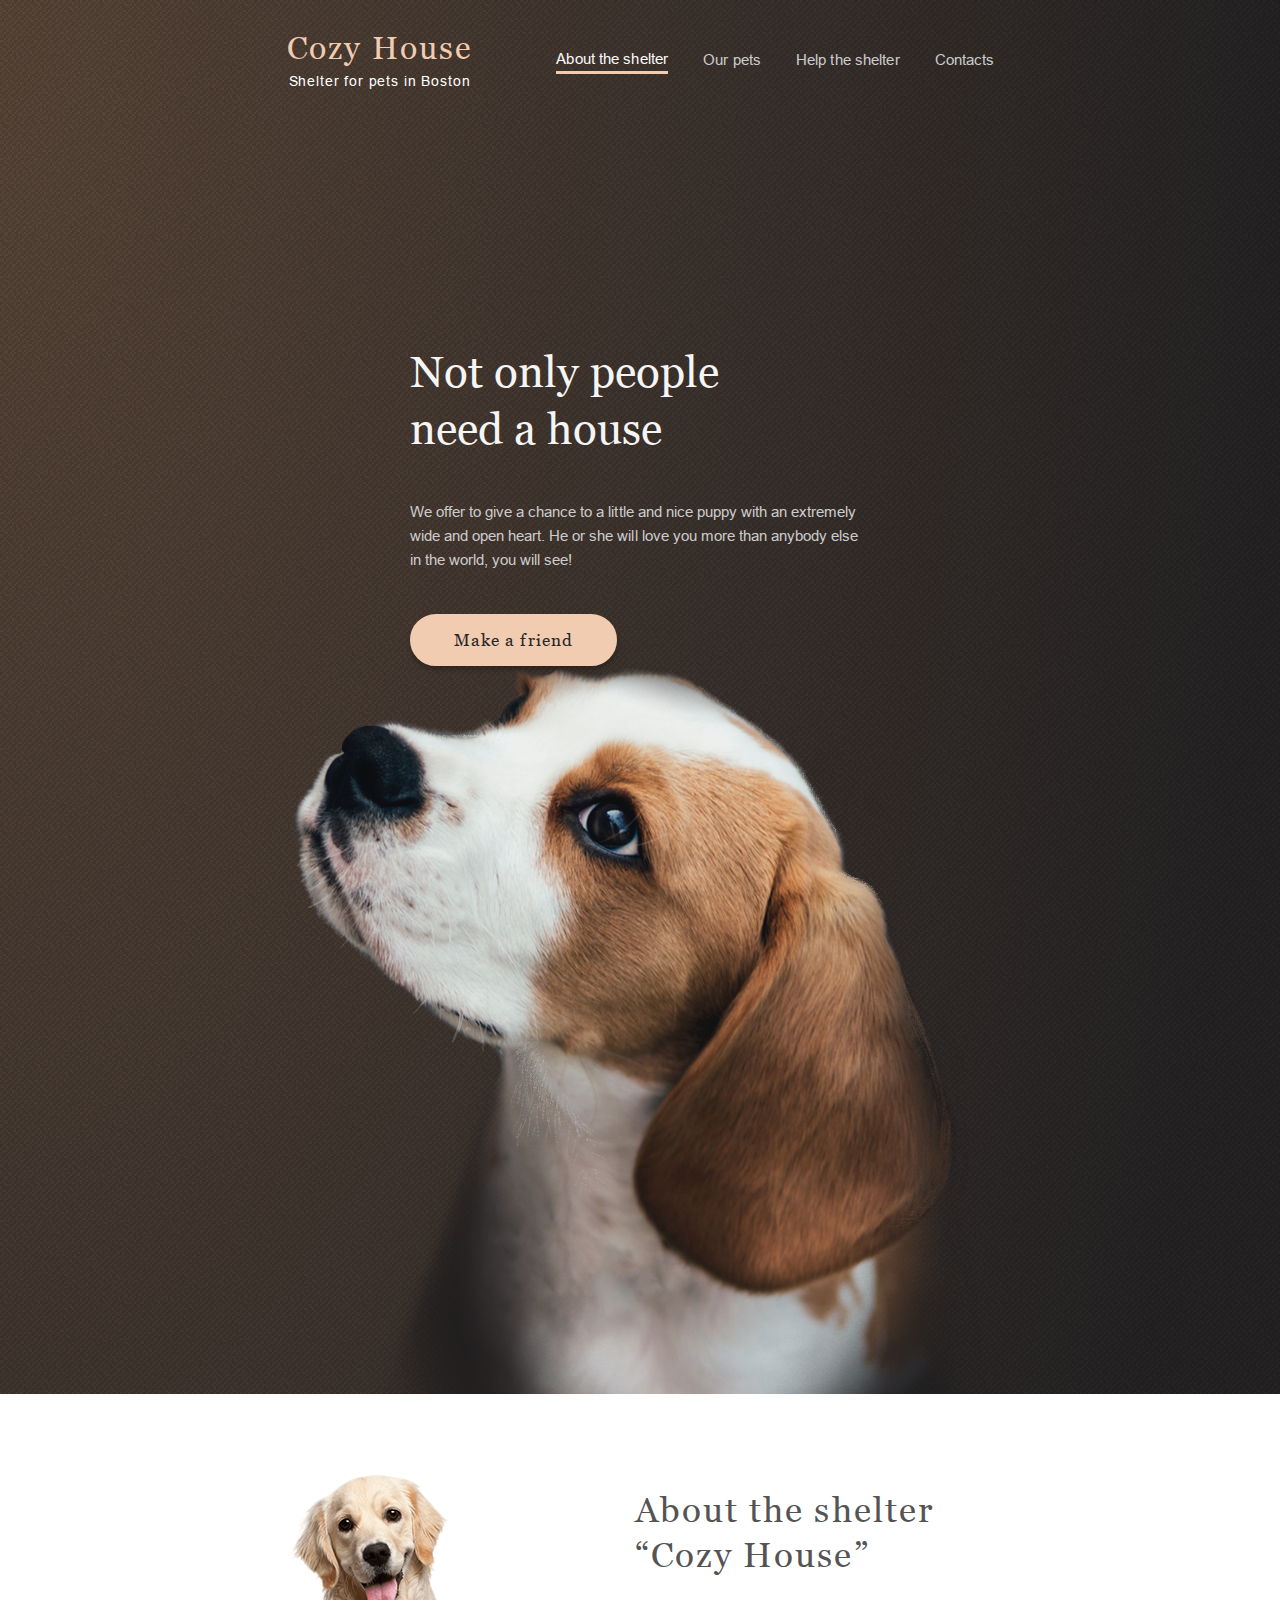
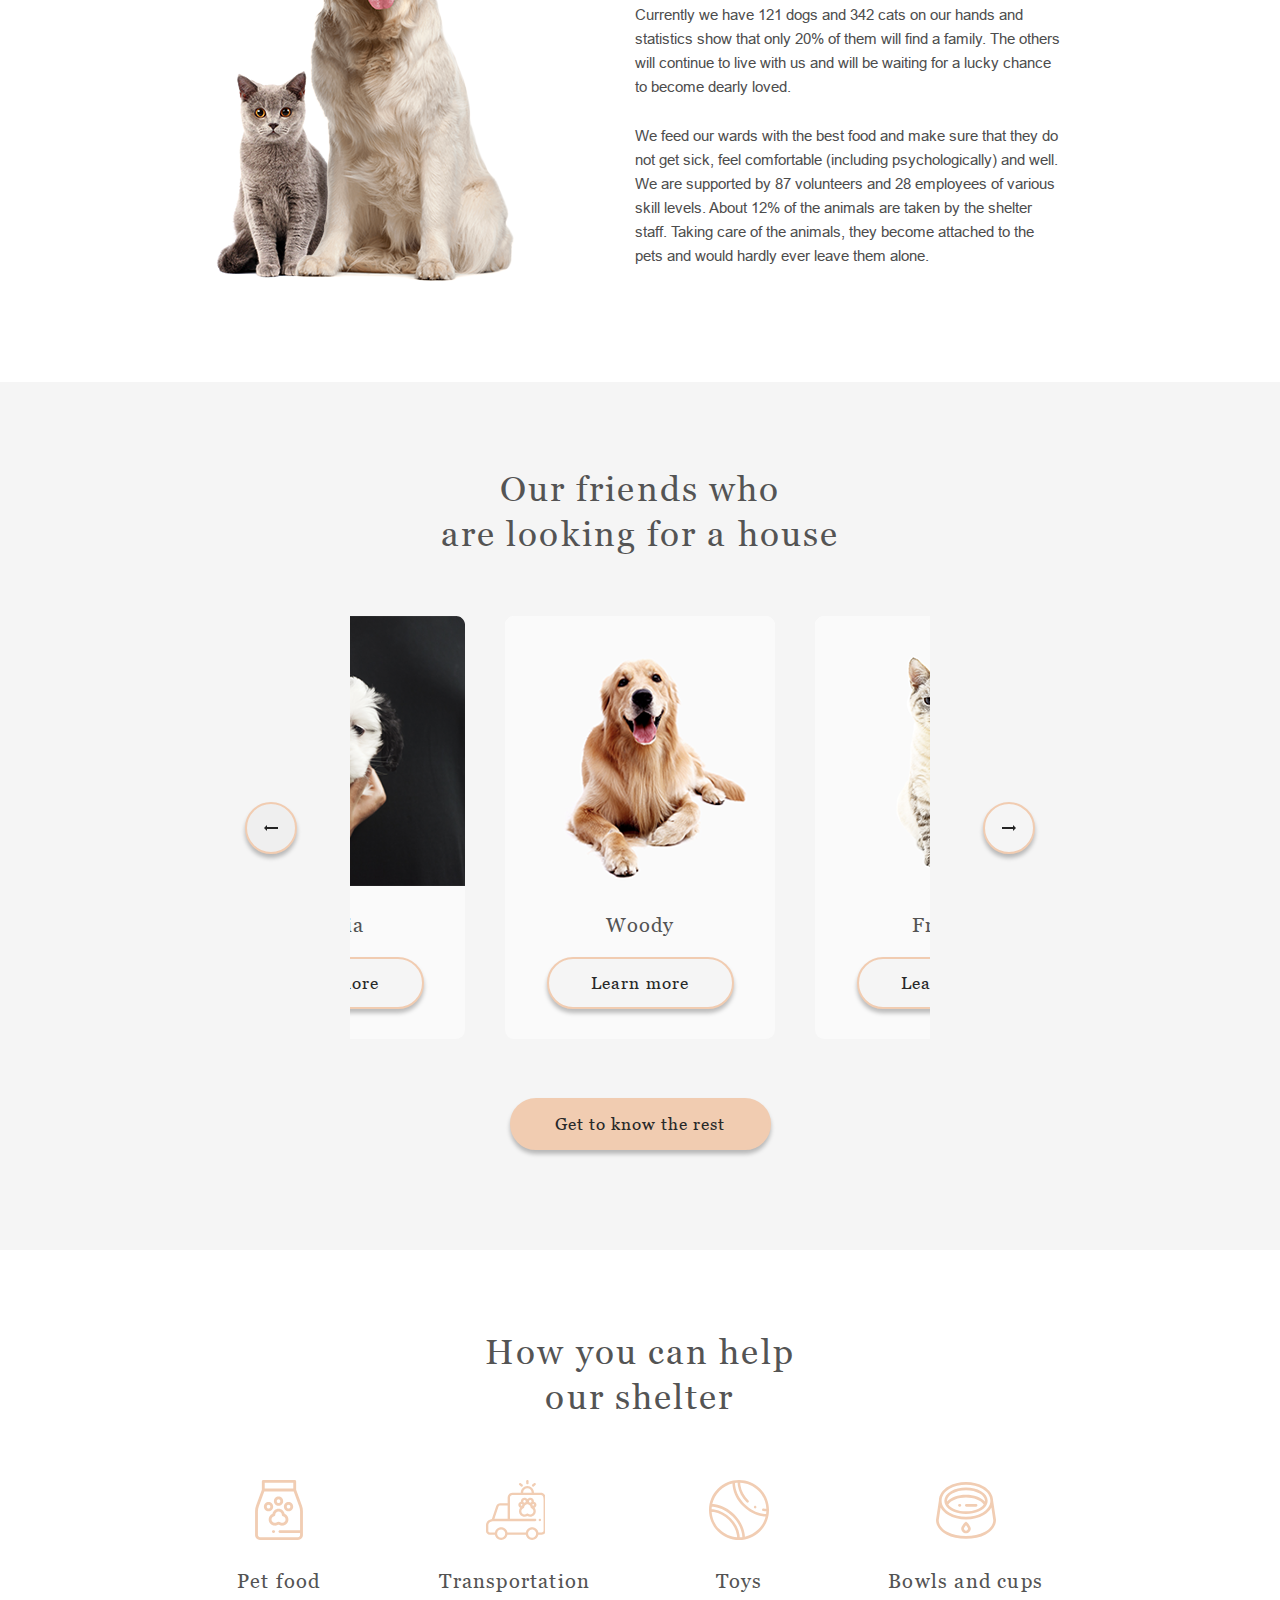
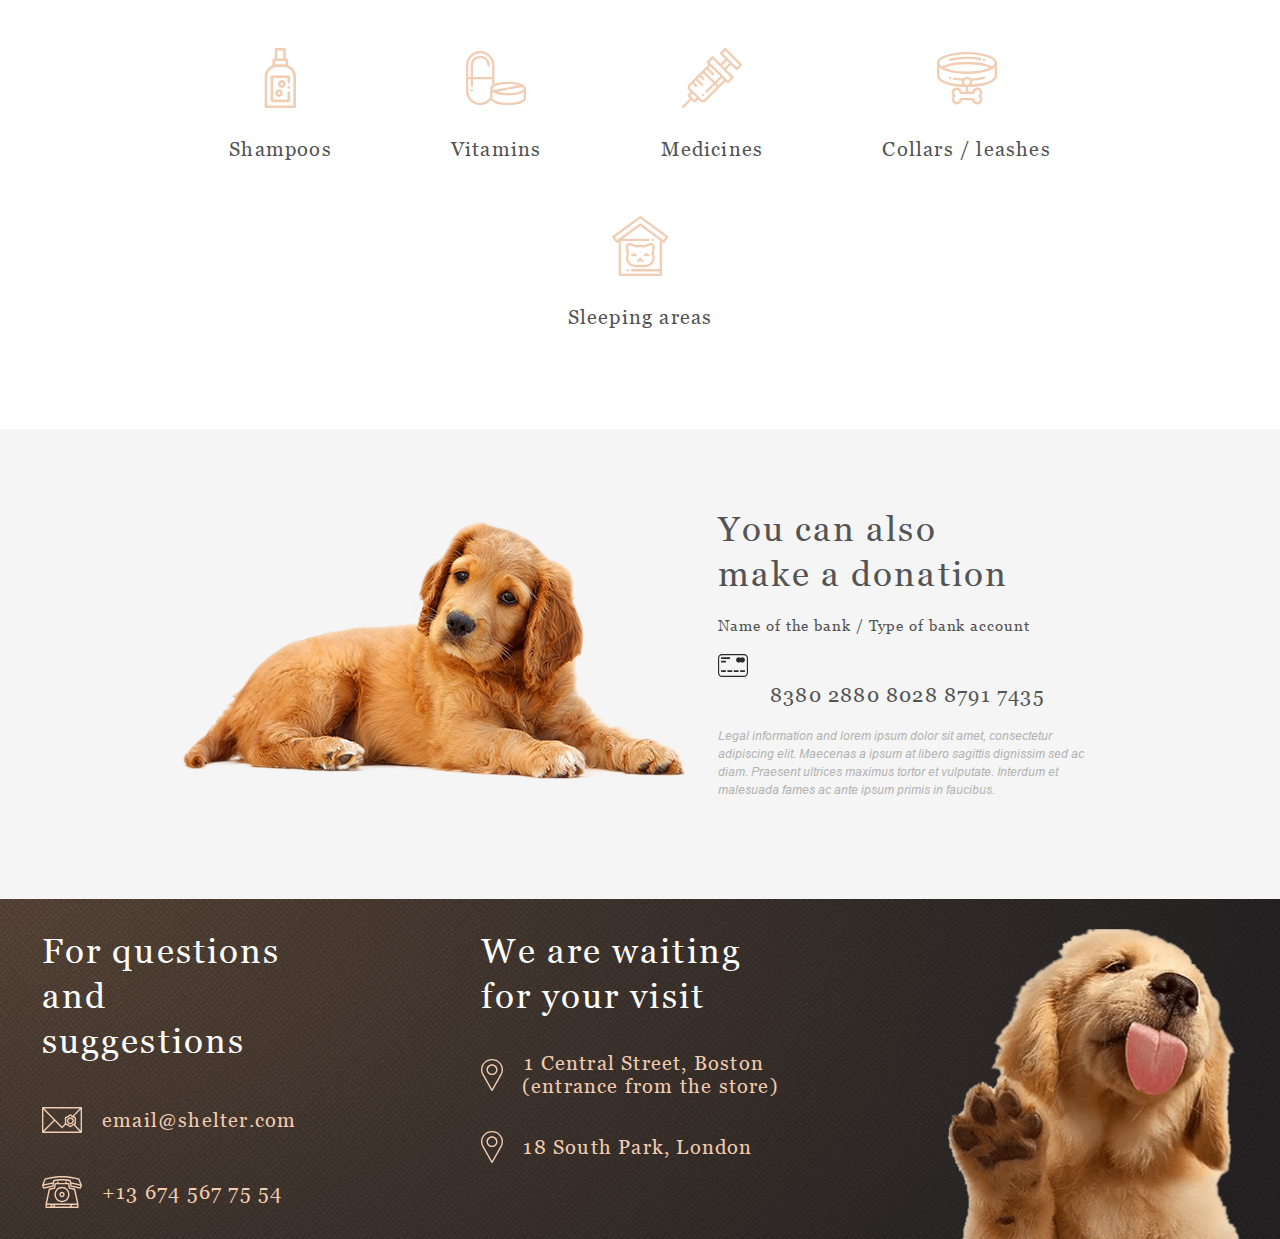
<file: main/index.html>
<!DOCTYPE html>
<html lang="en">
    <head>
        <meta charset="UTF-8" />
        <meta http-equiv="X-UA-Compatible" content="IE=edge" />
        <meta name="viewport" content="width=device-width, initial-scale=1.0" />
        <title>About the shelter</title>
        <link rel="stylesheet" href="style.css" />
        <link rel="icon" href="../assets/icons/paw.ico">
    </head>
    <body>
        <header class="header">
            <div class="blackout"></div>
            <div class="wrapper">
                <div class="header__wrapper header__wrapper--flex-row">
                    
                    <div class="header__logo">
                        <a href="../main/index.html" class="header__link">
                            <h1 class="header__title">Cozy House</h1>
                            <h3 class="header__subtitle">
                                Shelter for pets in Boston
                            </h3>
                        </a>
                    </div>
                    <nav class="header__nav">
                        <ul class="header__list header__list--flex-row-none">
                            <li class="header__item header__item--active">
                                <a href="#" class="header__link"
                                    >About the shelter</a
                                >
                            </li>
                            <li class="header__item">
                                <a
                                    href="../pets/index.html"
                                    class="header__link"
                                    >Our pets</a
                                >
                            </li>
                            <li class="header__item">
                                <a href="#help" class="header__link"
                                    >Help the shelter</a
                                >
                            </li>
                            <li class="header__item">
                                <a href="#footer" class="header__link"
                                    >Contacts</a
                                >
                            </li>
                        </ul>
                    </nav>
                    <div class="header__burger burger burger--close">
                        <div class="burger__line"></div>
                        <div class="burger__line"></div>
                        <div class="burger__line"></div>
                    </div>

                    <div class="header__mobile mobile">
                        <div class="mobile__logo">
                            <a href="../main/index.html" class="mobile__link">
                                <h1 class="mobile__title">Cozy House</h1>
                                <h3 class="mobile__subtitle">
                                    Shelter for pets in Boston
                                </h3>
                            </a>
                        </div>
                        <nav class="mobile__nav">
                            <ul class="mobile__list mobile__list--flex-row-none">
                                <li class="mobile__item mobile__item--active">
                                    <a href="#" class="mobile__link"
                                        >About the shelter</a
                                    >
                                </li>
                                <li class="mobile__item">
                                    <a
                                        href="../pets/index.html"
                                        class="mobile__link"
                                        >Our pets</a
                                    >
                                </li>
                                <li class="mobile__item">
                                    <a href="#help" class="mobile__link"
                                        >Help the shelter</a
                                    >
                                </li>
                                <li class="mobile__item">
                                    <a href="#footer" class="mobile__link"
                                        >Contacts</a
                                    >
                                </li>
                            </ul>
                        </nav>
                    </div>
                </div>
            </div>
        </header>
        <main class="main">
            <section class="start-screen">
                <div class="wrapper">
                    <div
                        class="start-screen__content start-screen__content-flex"
                    >
                        <div class="content">
                            <h2 class="start-screen__heading">
                                Not only people need a house
                            </h2>
                            <p class="start-screen__subheading">
                                We offer to give a chance to a little and nice
                                puppy with an extremely wide and open heart. He
                                or she will love you more than anybody else in
                                the world, you will see!
                            </p>
                            <a href="#pets" class="start-screen__link">
                                <button
                                    class="start-screen__button button--primary"
                                >
                                    Make a friend
                                </button>
                            </a>
                        </div>

                        <div class="start-screen__puppy">
                            
                        </div>
                    </div>
                </div>
            </section>

            <section class="about">
                <div class="wrapper">
                    <div class="about__content about__content--flex">
                        <div class="about__photo">
                        </div>
                        <div class="content__about">
                            <h3 class="about__heading">
                                About the shelter <br />“Cozy House”
                            </h3>
                            <p class="about__subheading">
                                Currently we have 121 dogs and 342 cats on our
                                hands and statistics show that only 20% of them
                                will find a family. The others will continue to
                                live with us and will be waiting for a lucky
                                chance to become dearly loved.
                            </p>
                            <p class="about__subheading">
                                We feed our wards with the best food and make
                                sure that they do not get sick, feel comfortable
                                (including psychologically) and well. We are
                                supported by 87 volunteers and 28 employees of
                                various skill levels. About 12% of the animals
                                are taken by the shelter staff. Taking care of
                                the animals, they become attached to the pets
                                and would hardly ever leave them alone.
                            </p>
                        </div>
                    </div>
                </div>
            </section>

            <section class="pets" id="pets">
                <div class="wrapper">
                    <div class="pets__content pets__content--flex">
                        <h3 class="pets__heading">
                            Our friends who <br />are looking for a house
                        </h3>
                        <div class="pets__slider pets__slider--flex">
                            <button
                                class="slider__button button__arrow--left"
                            ></button>



                            <div class="slider__wrapper">
                                <div class="pop-up"></div>
                                <div class="slider__bar">
                                    <div class="slider__item slider__item--left">
                                        <div class="slider__card card">
                                            <div class="card__photo">
                                                <img
                                                    src="../assets/images/pets/charly.png"
                                                    alt="Charly"
                                                    class="card__img"
                                                />
                                            </div>
                                            <p class="card__name">Charly</p>
                                            <button
                                                class="card__button button--secondary"
                                            >
                                                Learn more
                                            </button>
                                        </div>
                                        <div class="slider__card card">
                                            <div class="card__photo">
                                                <img
                                                    src="../assets/images/pets/scarlett.png"
                                                    alt="Scarlett"
                                                    class="card__img"
                                                />
                                            </div>
                                            <p class="card__name">Scarlett</p>
                                            <button
                                                class="card__button button--secondary"
                                            >
                                                Learn more
                                            </button>
                                        </div>
                                        <div class="slider__card card">
                                            <div class="card__photo">
                                                <img
                                                    src="../assets/images/pets/sophia.png"
                                                    alt="Sophia"
                                                    class="card__img"
                                                />
                                            </div>
                                            <p class="card__name">Sophia</p>
                                            <button
                                                class="card__button button--secondary"
                                            >
                                                Learn more
                                            </button>
                                        </div>
                                    </div>
                                    <div class="slider__item slider__item--active">
                                        <div class="slider__card card">
                                            <div class="card__photo">
                                                <img
                                                    src="../assets/images/pets/katrine.png"
                                                    alt="Katrine"
                                                    class="card__img"
                                                />
                                            </div>
                                            <p class="card__name">Katrine</p>
                                            <button
                                                class="card__button button--secondary"
                                            >
                                                Learn more
                                            </button>
                                        </div>
                                        <div class="slider__card card">
                                            <div class="card__photo">
                                                <img
                                                    src="../assets/images/pets/jennifer.png"
                                                    alt="Jennifer"
                                                    class="card__img"
                                                />
                                            </div>
                                            <p class="card__name">Jennifer</p>
                                            <button
                                                class="card__button button--secondary"
                                            >
                                                Learn more
                                            </button>
                                        </div>
                                        <div class="slider__card card">
                                            <div class="card__photo">
                                                <img
                                                    src="../assets/images/pets/woody.png"
                                                    alt="Woody"
                                                    class="card__img"
                                                />
                                            </div>
                                            <p class="card__name">Woody</p>
                                            <button
                                                class="card__button button--secondary"
                                            >
                                                Learn more
                                            </button>
                                        </div>
                                    </div>
                                    <div class="slider__item slider__item--right">
                                        <div class="slider__card card">
                                            <div class="card__photo">
                                                <img
                                                    src="../assets/images/pets/charly.png"
                                                    alt="Charly"
                                                    class="card__img"
                                                />
                                            </div>
                                            <p class="card__name">Charly</p>
                                            <button
                                                class="card__button button--secondary"
                                            >
                                                Learn more
                                            </button>
                                        </div>
                                        <div class="slider__card card">
                                            <div class="card__photo">
                                                <img
                                                    src="../assets/images/pets/scarlett.png"
                                                    alt="Scarlett"
                                                    class="card__img"
                                                />
                                            </div>
                                            <p class="card__name">Scarlett</p>
                                            <button
                                                class="card__button button--secondary"
                                            >
                                                Learn more
                                            </button>
                                        </div>
                                        <div class="slider__card card">
                                            <div class="card__photo">
                                                <img
                                                    src="../assets/images/pets/sophia.png"
                                                    alt="Sophia"
                                                    class="card__img"
                                                />
                                            </div>
                                            <p class="card__name">Sophia</p>
                                            <button
                                                class="card__button button--secondary"
                                            >
                                                Learn more
                                            </button>
                                        </div>
                                    </div>
                                    
                                </div>
                            </div>
                            

                            <button
                                class="slider__button button__arrow--right"
                            ></button>
                        </div>
                        <a href="../pets/index.html" class="slider__link">
                            <button class="pets__button button--primary">
                                Get to know the rest
                            </button>
                        </a>
                    </div>
                </div>
            </section>

            <section class="help" id="help">
                <div class="wrapper">
                    <h3 class="help__heading">
                        How you can help <br />our shelter
                    </h3>
                    <div class="help__list help__list--flex">
                        <div class="help__item help__item--flex">
                            <div class="help__icon pet-food"></div>
                            <h4 class="help__text">Pet food</h4>
                        </div>
                        <div class="help__item help__item--flex">
                            <div class="help__icon transportation"></div>
                            <h4 class="help__text">Transportation</h4>
                        </div>

                        <div class="help__item help__item--flex">
                            <div class="help__icon toys"></div>
                            <h4 class="help__text">Toys</h4>
                        </div>

                        <div class="help__item help__item--flex">
                            <div class="help__icon bowls-and-cups"></div>
                            <h4 class="help__text">Bowls and cups</h4>
                        </div>

                        <div class="help__item help__item--flex">
                            <div class="help__icon shampoos"></div>
                            <h4 class="help__text">Shampoos</h4>
                        </div>

                        <div class="help__item help__item--flex">
                            <div class="help__icon vitamins"></div>
                            <h4 class="help__text">Vitamins</h4>
                        </div>

                        <div class="help__item help__item--flex">
                            <div class="help__icon medicines"></div>
                            <h4 class="help__text">Medicines</h4>
                        </div>

                        <div class="help__item help__item--flex">
                            <div class="help__icon collars-leashes"></div>
                            <h4 class="help__text">Collars / leashes</h4>
                        </div>

                        <div class="help__item help__item--flex">
                            <div class="help__icon sleeping-areas"></div>
                            <h4 class="help__text">Sleeping areas</h4>
                        </div>
                    </div>
                </div>
            </section>

            <section class="donation">
                <div class="wrapper">
                    <div class="donation__content donation__content--flex">
                        <div class="donation__photo">
                            
                        </div>

                        <div class="content__donation content__donation--flex">
                            <h3 class="donation__heading">
                                You can also <br />make a donation
                            </h3>
                            <h5 class="donation__subheading">
                                Name of the bank / Type of bank account
                            </h5>
                            <div class="donation__credit-card">
                                <div class="credit-card__wrapper">
                                    <a href="../main/index.html" class="donation__link">
                                        <div class="credit-card__item">
                                            <img
                                        src="../assets/icons/credit-card.svg"
                                        alt="credit_card"
                                        class="credit-card__img"
                                    />
                                    
                                        <h4 class="credit-card__number">
                                            8380 2880 8028 8791 7435
                                        </h4>
                                        </div>
                                    </a>
                            </div>
                            <p class="donation__legal-information">
                                Legal information and lorem ipsum dolor sit
                                amet, consectetur adipiscing elit. Maecenas a
                                ipsum at libero sagittis dignissim sed ac diam.
                                Praesent ultrices maximus tortor et vulputate.
                                Interdum et malesuada fames ac ante ipsum primis
                                in faucibus.
                            </p>
                        </div>
                    </div>
                </div>
                </div>
            </section>
        </main>

        <footer class="footer" id="footer">
            <div class="wrapper">
                <div class="footer__content footer__content--flex">
                    <div class="footer__contacts footer__contacts--flex">
                        <h3 class="footer__title">
                            For questions and suggestions
                        </h3>
                        <a href="mailto:email@shelter.com" class="footer__link">
                            <div class="footer__mail footer__city--flex">
                                <img
                                    src="../assets/icons/footer/email.svg"
                                    alt="email"
                                    class="footer__icon"
                                />
                                <h4 class="footer__subtitle">
                                    email@shelter.com
                                </h4>
                            </div></a
                        >
                        <a href="tel:+136745677554" class="footer__link"
                            ><div class="footer__phone footer__city--flex">
                                <img
                                    src="../assets/icons/footer/phone.svg"
                                    alt="phone"
                                    class="footer__icon"
                                />
                                <h4 class="footer__subtitle">
                                    +13 674 567 75 54
                                </h4>
                            </div></a
                        >
                    </div>
                    <div class="footer__locations footer__locations--flex">
                        <h3 class="footer__title">
                            We are waiting for your visit
                        </h3>
                        <a
                            href="https://www.google.com/maps/place/1+Centre+St+Terrace,+Boston,+MA+02119,+%D0%A1%D0%A8%D0%90/@42.326022,-71.0985081,17z/data=!3m1!4b1!4m5!3m4!1s0x89e37a29f109ad67:0x3c3f6a5c559c7586!8m2!3d42.326022!4d-71.0963194"
                            class="footer__link"
                        >
                            <div class="footer__city footer__city--flex">
                                <img
                                    src="../assets/icons/footer/marker.svg"
                                    alt="marker"
                                    class="footer__icon"
                                />
                                <h4 class="footer__address footer__address--margin-zero">1 Central Street, Boston<br/>&nbsp;<span class="footer__adress footer__adress--margin"> (entrance from the store)</span>
                                </h4>
                            </div></a
                        >

                        <a
                            href="https://www.google.com/maps/place/%D0%9F%D0%B0%D1%80%D0%BA+%D0%AE%D0%B3/@51.4594233,-0.2478996,11z/data=!4m9!1m2!2m1!1s18+south+park+london!3m5!1s0x48760f79376fa0e3:0x202ac3af5c1ea4ec!8m2!3d51.4691953!4d-0.1941945!15sChQxOCBzb3V0aCBwYXJrIGxvbmRvbpIBBHBhcms!5m1!1e1?hl=ru-RU"
                            class="footer__link"
                        ><div class="footer__city footer__city--flex">
                            <img
                                src="../assets/icons/footer/marker.svg"
                                alt="marker"
                                class="footer__icon"
                            />
                            <h4 class="footer__address">
                                18 South Park, London
                            </h4>
                        </div></a>
                        
                    </div>
                    <div class="footer__photo">
                        
                    </div>
                </div>
            </div>
        </footer>
        <script src="script.js" type="module"></script>
    </body>
</html>
</file>
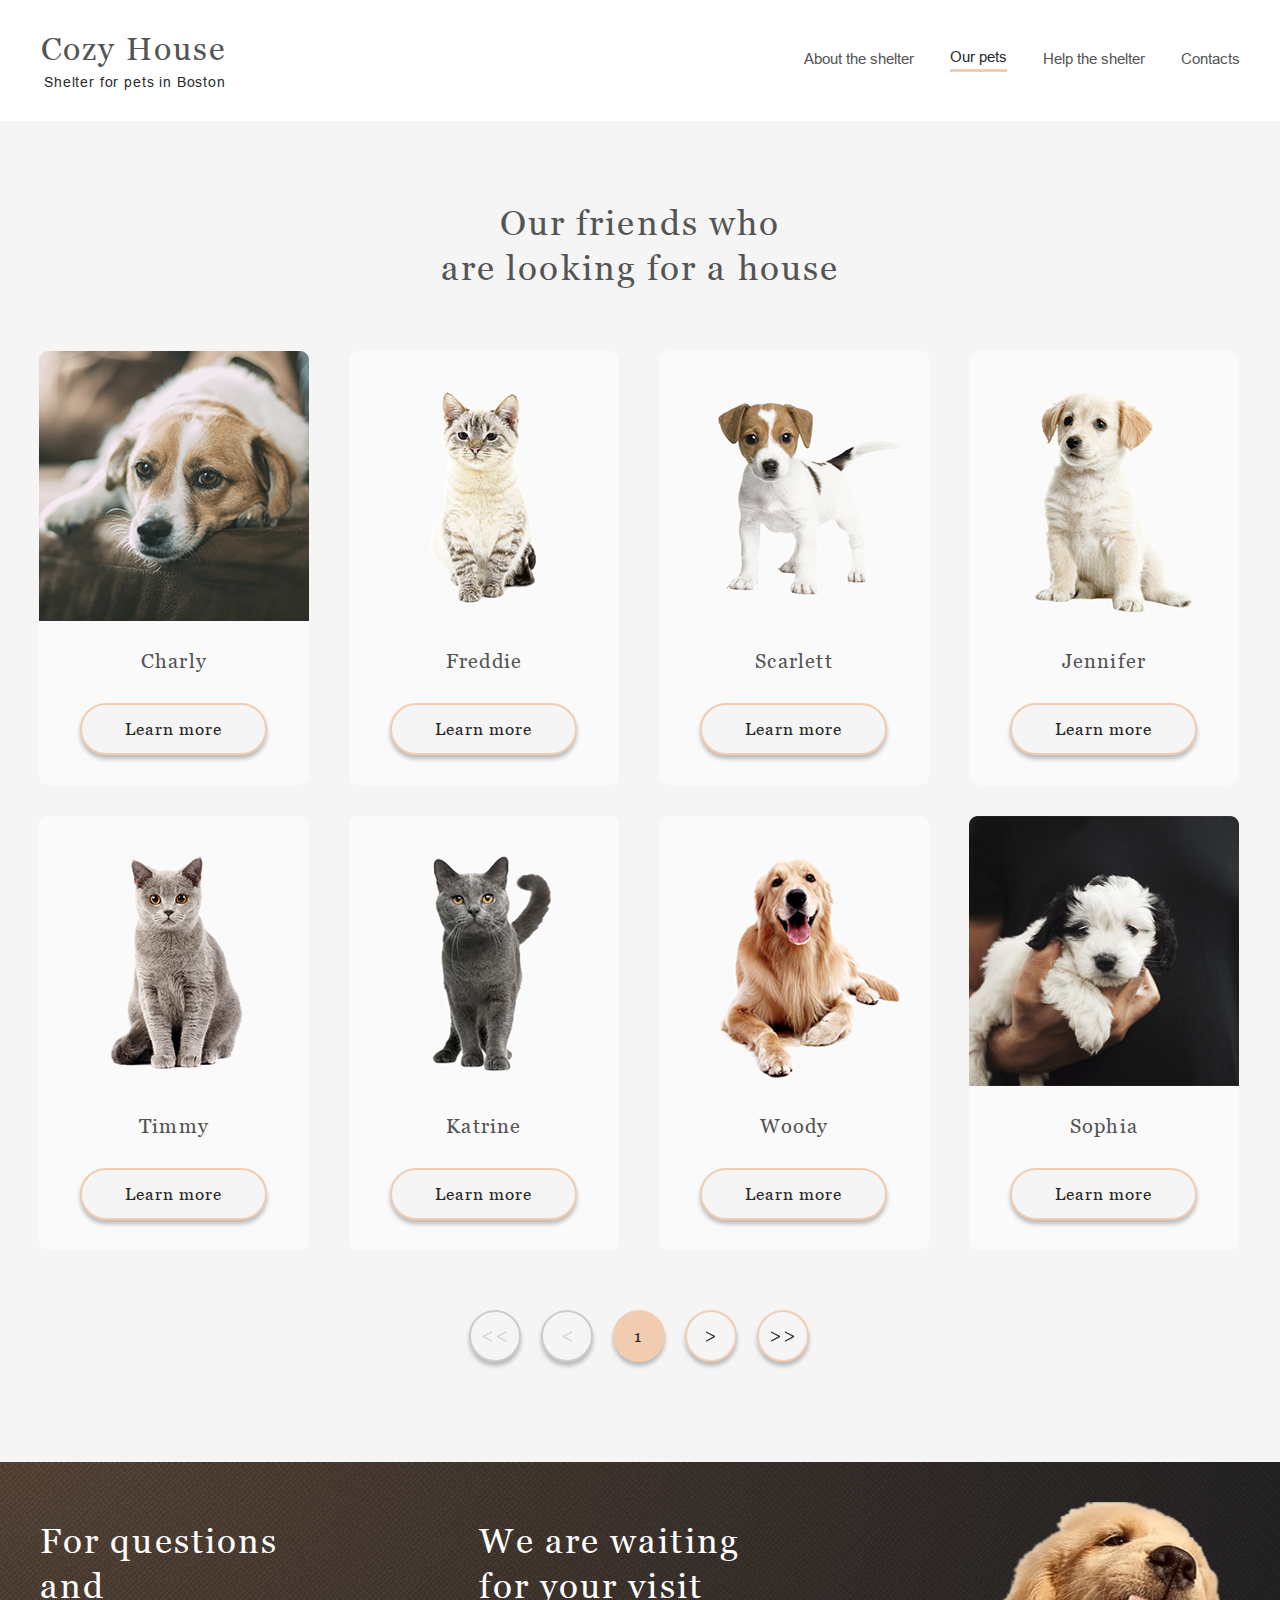
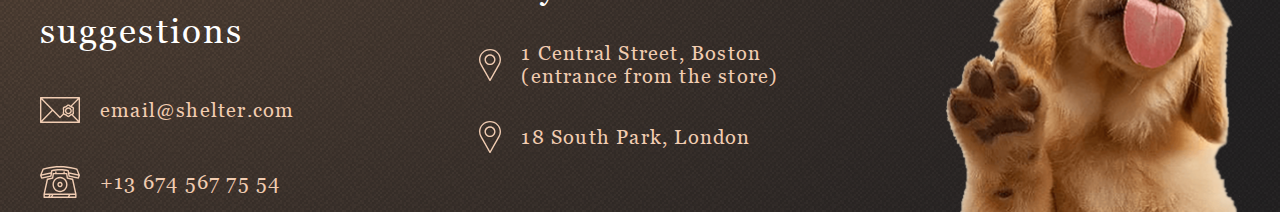
<file: pets/index.html>
<!DOCTYPE html>
<html lang="en">
    <head>
        <meta charset="UTF-8" />
        <meta http-equiv="X-UA-Compatible" content="IE=edge" />
        <meta name="viewport" content="width=device-width, initial-scale=1.0" />
        <title>Our pets</title>
        <link rel="stylesheet" href="style.css" />
        <link rel="icon" href="../assets/icons/paw.ico" />
    </head>
    <body>
        <header class="header">
            <div class="blackout"></div>
            <div class="wrapper">
                <div class="header__wrapper header__wrapper--flex-row">
                    <div class="header__logo">
                        <a href="../main/index.html" class="header__link">
                            <h1 class="header__title">Cozy House</h1>
                            <h4 class="header__subtitle">
                                Shelter for pets in Boston
                            </h4>
                        </a>
                    </div>
                    <nav class="header__nav">
                        <ul class="header__list header__list--flex-row-none">
                            <li class="header__item">
                                <a
                                    href="../main/index.html"
                                    class="header__link"
                                    >About the shelter</a
                                >
                            </li>
                            <li class="header__item header__item--active">
                                <a href="#" class="header__link">Our pets</a>
                            </li>
                            <li class="header__item">
                                <a
                                    href="../main/index.html#help"
                                    class="header__link"
                                    >Help the shelter</a
                                >
                            </li>
                            <li class="header__item">
                                <a href="#footer" class="header__link"
                                    >Contacts</a
                                >
                            </li>
                        </ul>
                    </nav>
                    <div class="header__burger burger burger--close">
                        <div class="burger__line"></div>
                        <div class="burger__line"></div>
                        <div class="burger__line"></div>
                    </div>

                    <div class="header__mobile mobile">
                        <div class="mobile__logo">
                            <a href="../main/index.html" class="mobile__link">
                                <h1 class="mobile__title">Cozy House</h1>
                                <h3 class="mobile__subtitle">
                                    Shelter for pets in Boston
                                </h3>
                            </a>
                        </div>
                        <nav class="mobile__nav">
                            <ul class="mobile__list mobile__list--flex-row-none">
                                <li class="mobile__item">
                                    <a href="../main/index.html" class="mobile__link"
                                        >About the shelter</a
                                    >
                                </li>
                                <li class="mobile__item mobile__item--active">
                                    <a
                                        href="#"
                                        class="mobile__link"
                                        >Our pets</a
                                    >
                                </li>
                                <li class="mobile__item">
                                    <a href="../main/index.html#help" class="mobile__link"
                                        >Help the shelter</a
                                    >
                                </li>
                                <li class="mobile__item">
                                    <a href="#footer" class="mobile__link"
                                        >Contacts</a
                                    >
                                </li>
                            </ul>
                        </nav>
                    </div>
                </div>
            </div>
        </header>

        <main class="main">
            
            <section class="pets">
                <div class="wrapper">
                    <div class="pets__content pets__content--flex">
                        <h3 class="pets__heading">
                            Our friends who <br />are looking for a house
                        </h3>
                        <div class="pets__slider">
                        <div class="slider__wrapper">
                            <div class="pop-up"> 
                            </div>
                            <div class="slider slider--grid">
                                <div class="slider__page slider__page--grid slider__page-1" >
                                    <div class="slider__card slider__card--flex card">
                                        <div class="card__photo">
                                            <img
                                                src="../assets/images/pets/katrine.png"
                                                alt="Katrine"
                                                class="card__img"
                                            />
                                        </div>
                                        <h4 class="card__name">Katrine</h4>
                                        <button class="card__button button--secondary">
                                            Learn more
                                        </button>
                                    </div>
                                    <div class="slider__card slider__card--flex card">
                                        <div class="card__photo">
                                            <img
                                                src="../assets/images/pets/jennifer.png"
                                                alt="Jennifer"
                                                class="card__img"
                                            />
                                        </div>
                                        <h4 class="card__name">Jennifer</h4>
                                        <button class="card__button button--secondary">
                                            Learn more
                                        </button>
                                    </div>
                                    <div class="slider__card slider__card--flex card">
                                        <div class="card__photo">
                                            <img
                                                src="../assets/images/pets/woody.png"
                                                alt="Woody"
                                                class="card__img"
                                            />
                                        </div>
                                        <h4 class="card__name">Woody</h4>
                                        <button class="card__button button--secondary">
                                            Learn more
                                        </button>
                                    </div>
        
                                    <div class="slider__card slider__card--flex card">
                                        <div class="card__photo">
                                            <img
                                                src="../assets/images/pets/sophia.png"
                                                alt="Sophia"
                                                class="card__img"
                                            />
                                        </div>
                                        <h4 class="card__name">Sophia</h4>
                                        <button class="card__button button--secondary">
                                            Learn more
                                        </button>
                                    </div>
                                    <div class="slider__card slider__card--flex card">
                                        <div class="card__photo">
                                            <img
                                                src="../assets/images/pets/timmy.png"
                                                alt="Timmy"
                                                class="card__img"
                                            />
                                        </div>
                                        <h4 class="card__name">Timmy</h4>
                                        <button class="card__button button--secondary">
                                            Learn more
                                        </button>
                                    </div>
                                    <div class="slider__card slider__card--flex card">
                                        <div class="card__photo">
                                            <img
                                                src="../assets/images/pets/charly.png"
                                                alt="Charly"
                                                class="card__img"
                                            />
                                        </div>
                                        <h4 class="card__name">Charly</h4>
                                        <button class="card__button button--secondary">
                                            Learn more
                                        </button>
                                    </div>
        
                                    <div class="slider__card slider__card--flex card">
                                        <div class="card__photo">
                                            <img
                                                src="../assets/images/pets/scarlett.png"
                                                alt="Scarlet"
                                                class="card__img"
                                            />
                                        </div>
                                        <h4 class="card__name">Scarlett</h4>
                                        <button class="card__button button--secondary">
                                            Learn more
                                        </button>
                                    </div>
                                    <div class="slider__card slider__card--flex card">
                                        <div class="card__photo">
                                            <img
                                                src="../assets/images/pets/freddie.png"
                                                alt="Freddie"
                                                class="card__img"
                                            />
                                        </div>
                                        <h4 class="card__name">Freddie</h4>
                                        <button class="card__button button--secondary">
                                            Learn more
                                        </button>
                                    </div>
                                </div>
                                <div class="slider__page slider__page--grid slider__page-2" ></div>
                                <div class="slider__page slider__page--grid slider__page-3" ></div>
                                <div class="slider__page slider__page--grid slider__page-4" ></div>
                                <div class="slider__page slider__page--grid slider__page-5" ></div>
                                <div class="slider__page slider__page--grid slider__page-6"></div>
                                <div class="slider__page slider__page--grid slider__page-7"></div>
                                <div class="slider__page slider__page--grid slider__page-8"></div>
                            </div>
                                
                                
                            </div>
                        </div>
                        
                        
                        <div class="pets__navigation pets__navigation--flex">
                            <button
                                class="button__paginator button__paginator--inactive button__paginator--double-left"
                            ></button>
                            <button
                                class="button__paginator button__paginator--inactive button__paginator--left"
                            ></button>
                            <button
                                class="button__paginator button__paginator--page"
                            >
                                1
                            </button>
                            <button
                                class="button__paginator button__paginator--active button__paginator--right"
                            ></button>
                            <button
                                class="button__paginator button__paginator--active button__paginator--double-right"
                            ></button>
                        </div>
                    </div>
                </div>
            </section>
        </main>

        <footer class="footer" id="footer">
            <div class="wrapper">
                <div class="footer__content footer__content--flex">
                    <div class="footer__contacts footer__contacts--flex">
                        <h3 class="footer__title">
                            For questions and suggestions
                        </h3>
                        <a href="mailto:email@shelter.com" class="footer__link">
                            <div class="footer__mail footer__city--flex">
                                <img
                                    src="../assets/icons/footer/email.svg"
                                    alt="email"
                                    class="footer__icon"
                                />
                                <h4 class="footer__subtitle">
                                    email@shelter.com
                                </h4>
                            </div></a
                        >
                        <a href="tel:+136745677554" class="footer__link"
                            ><div class="footer__phone footer__city--flex">
                                <img
                                    src="../assets/icons/footer/phone.svg"
                                    alt="phone"
                                    class="footer__icon"
                                />
                                <h4 class="footer__subtitle">
                                    +13 674 567 75 54
                                </h4>
                            </div></a
                        >
                    </div>
                    <div class="footer__locations footer__locations--flex">
                        <h3 class="footer__title">
                            We are waiting for your visit
                        </h3>
                        <a
                            href="https://www.google.com/maps/place/1+Centre+St+Terrace,+Boston,+MA+02119,+%D0%A1%D0%A8%D0%90/@42.326022,-71.0985081,17z/data=!3m1!4b1!4m5!3m4!1s0x89e37a29f109ad67:0x3c3f6a5c559c7586!8m2!3d42.326022!4d-71.0963194"
                            class="footer__link"
                        >
                            <div class="footer__city footer__city--flex">
                                <img
                                    src="../assets/icons/footer/marker.svg"
                                    alt="marker"
                                    class="footer__icon"
                                />
                                <h4 class="footer__address">
                                    1 Central Street, Boston <br />(entrance
                                    from the store)
                                </h4>
                            </div></a
                        >

                        <a
                            href="https://www.google.com/maps/place/%D0%9F%D0%B0%D1%80%D0%BA+%D0%AE%D0%B3/@51.4594233,-0.2478996,11z/data=!4m9!1m2!2m1!1s18+south+park+london!3m5!1s0x48760f79376fa0e3:0x202ac3af5c1ea4ec!8m2!3d51.4691953!4d-0.1941945!15sChQxOCBzb3V0aCBwYXJrIGxvbmRvbpIBBHBhcms!5m1!1e1?hl=ru-RU"
                            class="footer__link"
                            ><div class="footer__city footer__city--flex">
                                <img
                                    src="../assets/icons/footer/marker.svg"
                                    alt="marker"
                                    class="footer__icon"
                                />
                                <h4 class="footer__address">
                                    18 South Park, London
                                </h4>
                            </div></a
                        >
                    </div>
                    <div class="footer__photo">
                    </div>
                </div>
            </div>
        </footer>
        
        <script src='script.js' type="module"></script>
    </body>
</html>
</file>
<file: main/style.css>
@charset "UTF-8";
/*Abstracts Start*/
/*Placholders Start*/
.card, button {
  transition: all 0.4s ease-out; }

/*Placholders End*/
/*Abstracts End*/
/*Base Start*/
/*Normalize Start*/
html {
  line-height: 1.15;
  /* 1 */
  -webkit-text-size-adjust: 100%;
  /* 2 */ }

body {
  margin: 0; }

main {
  display: block; }

h1 {
  font-size: 2em;
  margin: 0.67em 0; }

hr {
  box-sizing: content-box;
  height: 0;
  overflow: visible; }

pre {
  font-family: monospace, monospace;
  font-size: 1em; }

a {
  background-color: transparent; }

abbr[title] {
  border-bottom: none;
  text-decoration: underline;
  text-decoration: underline dotted; }

b,
strong {
  font-weight: bolder; }

code,
kbd,
samp {
  font-family: monospace, monospace;
  /* 1 */
  font-size: 1em;
  /* 2 */ }

small {
  font-size: 80%; }

sub,
sup {
  font-size: 75%;
  line-height: 0;
  position: relative;
  vertical-align: baseline; }

sub {
  bottom: -0.25em; }

sup {
  top: -0.5em; }

img {
  border-style: none; }

button,
input,
optgroup,
select,
textarea {
  font-family: inherit;
  font-size: 100%;
  line-height: 1.15;
  margin: 0; }

button,
input {
  overflow: visible; }

button,
select {
  text-transform: none; }

button,
[type="button"],
[type="reset"],
[type="submit"] {
  -webkit-appearance: button; }

button::-moz-focus-inner,
[type="button"]::-moz-focus-inner,
[type="reset"]::-moz-focus-inner,
[type="submit"]::-moz-focus-inner {
  border-style: none;
  padding: 0; }

button:-moz-focusring,
[type="button"]:-moz-focusring,
[type="reset"]:-moz-focusring,
[type="submit"]:-moz-focusring {
  outline: 1px dotted ButtonText; }

fieldset {
  padding: 0.35em 0.75em 0.625em; }

legend {
  box-sizing: border-box;
  /* 1 */
  color: inherit;
  /* 2 */
  display: table;
  /* 1 */
  max-width: 100%;
  /* 1 */
  padding: 0;
  /* 3 */
  white-space: normal;
  /* 1 */ }

progress {
  vertical-align: baseline; }

textarea {
  overflow: auto; }

[type="checkbox"],
[type="radio"] {
  box-sizing: border-box;
  padding: 0; }

[type="number"]::-webkit-inner-spin-button,
[type="number"]::-webkit-outer-spin-button {
  height: auto; }

[type="search"] {
  -webkit-appearance: textfield;
  outline-offset: -2px; }

[type="search"]::-webkit-search-decoration {
  -webkit-appearance: none; }

::-webkit-file-upload-button {
  -webkit-appearance: button;
  font: inherit; }

details {
  display: block; }

summary {
  display: list-item; }

template {
  display: none; }

[hidden] {
  display: none; }

/*Normalize End*/
/*Typohraphy START*/
@font-face {
  font-family: "Arial";
  src: url("../assets/fonts/arial/arial-regular.woff2");
  src: local("Arial"), url("../assets/fonts/arial/arial-regular.woff2") format("woff2");
  font-weight: normal;
  font-style: normal; }
@font-face {
  font-family: "Arial";
  src: url("../assets/fonts/arial/arial-bold.woff2");
  src: local("Arial"), url("../assets/fonts/arial/arial-bold.woff2") format("woff2");
  font-weight: bold;
  font-style: normal; }
@font-face {
  font-family: "Arial";
  src: url("../assets/fonts/arial/arial-bold-italic.woff2");
  src: local("Arial"), url("../assets/fonts/arial/arial-bold-italic.woff2") format("woff2");
  font-weight: bold;
  font-style: italic; }
@font-face {
  font-family: "Arial";
  src: url("../assets/fonts/arial/arial-italic.woff2");
  src: local(""), url("../assets/fonts/arial/arial-italic.woff2") format("woff2");
  font-weight: normal;
  font-style: italic; }
@font-face {
  font-family: "Georgia";
  src: url("../assets/fonts/georgia/georgia-regular.woff2");
  src: local("Georgia"), url("../assets/fonts/georgia/georgia-regular.woff2") format("woff2");
  font-weight: normal;
  font-style: normal; }
@font-face {
  font-family: "Georgia";
  src: url("../assets/fonts/georgia/georgia-bold.woff2");
  src: local("Georgia"), url("../assets/fonts/georgia/georgia-bold.woff2") format("woff2");
  font-weight: bold;
  font-style: normal; }
@font-face {
  font-family: "Georgia";
  src: url("../assets/fonts/georgia/georgia-italic.woff2");
  src: local("Georgia"), url("../assets/fonts/georgia/georgia-italic.woff2") format("woff2");
  font-weight: normal;
  font-style: italic; }
@font-face {
  font-family: "Georgia";
  src: url("../assets/fonts/georgia/georgia-bold-italic.woff2");
  src: local("Georgia"), url("../assets/fonts/georgia/georgia-bold-italic.woff2") format("woff2");
  font-weight: bold;
  font-style: italic; }
/*Typohraphy END*/
/*Base START*/
html {
  scroll-behavior: smooth;
  max-width: 1280px;
  margin: 0 auto;
  font-size: 10px; }

body {
  margin: 0;
  padding: 0;
  font-family: "Arial", Helvetica, sans-serif;
  font-size: 1.5rem;
  line-height: 2.4rem;
  font-weight: normal;
  animation: fadeIn 3s;
  display: flex;
  flex-direction: column;
  background-color: radial-gradient(#5a473a, #222021);
  margin: 0 auto;
  color: #fafafa;
  overflow-x: hidden; }
  body.visible {
    overflow: hidden; }

h3 {
  margin: 0;
  padding: 0;
  font-family: "Georgia", "Times New Roman", Times, serif;
  font-size: 3.5rem;
  line-height: 4.5rem;
  font-weight: normal;
  text-align: center;
  color: #545454;
  letter-spacing: 0.06em; }

h4 {
  margin: 0;
  padding: 0;
  font-family: "Georgia", "Times New Roman", Times, serif;
  font-size: 2rem;
  line-height: 2.3rem;
  font-weight: normal;
  text-align: center;
  color: #545454;
  letter-spacing: 0.06em; }

h5 {
  margin: 0;
  padding: 0;
  font-family: "Georgia", "Times New Roman", Times, serif;
  font-size: 1.5rem;
  line-height: 1.7rem;
  font-weight: normal;
  text-align: start;
  color: #545454;
  letter-spacing: 0.06em; }

/*Base End*/
/*Images Start*/
.help__icon {
  background-repeat: no-repeat;
  width: 60px;
  height: 60px; }
  @media (max-width: 767px) {
    .help__icon {
      width: 50px;
      height: 50px; } }
  .help__icon.pet-food {
    background-image: url("../assets/icons/help_section/pet-food.svg"); }
    @media (max-width: 767px) {
      .help__icon.pet-food {
        background-image: url("../assets/icons/help_section/screen-320/pet-food-320.svg"); } }
  .help__icon.transportation {
    background-image: url("../assets/icons/help_section/transportation.svg"); }
    @media (max-width: 767px) {
      .help__icon.transportation {
        background-image: url("../assets/icons/help_section/screen-320/transportation-320.svg"); } }
  .help__icon.toys {
    background-image: url("../assets/icons/help_section/toys.svg"); }
    @media (max-width: 767px) {
      .help__icon.toys {
        background-image: url("../assets/icons/help_section/screen-320/toys-320.svg"); } }
  .help__icon.bowls-and-cups {
    background-image: url("../assets/icons/help_section/bowls-and-cups.svg"); }
    @media (max-width: 767px) {
      .help__icon.bowls-and-cups {
        background-image: url("../assets/icons/help_section/screen-320/bowls-and-cups-320.svg"); } }
  .help__icon.shampoos {
    background-image: url("../assets/icons/help_section/shampoos.svg"); }
    @media (max-width: 767px) {
      .help__icon.shampoos {
        background-image: url("../assets/icons/help_section/screen-320/shampoos-320.svg"); } }
  .help__icon.vitamins {
    background-image: url("../assets/icons/help_section/vitamins.svg"); }
    @media (max-width: 767px) {
      .help__icon.vitamins {
        background-image: url("../assets/icons/help_section/screen-320/vitamins-320.svg"); } }
  .help__icon.medicines {
    background-image: url("../assets/icons/help_section/medicines.svg"); }
    @media (max-width: 767px) {
      .help__icon.medicines {
        background-image: url("../assets/icons/help_section/screen-320/medicines-320.svg"); } }
  .help__icon.collars-leashes {
    background-image: url("../assets/icons/help_section/collars-leashes.svg"); }
    @media (max-width: 767px) {
      .help__icon.collars-leashes {
        background-image: url("../assets/icons/help_section/screen-320/collars-leashes-320.svg"); } }
  .help__icon.sleeping-areas {
    background-image: url("../assets/icons/help_section/sleeping-area.svg"); }
    @media (max-width: 767px) {
      .help__icon.sleeping-areas {
        background-image: url("../assets/icons/help_section/screen-320/sleeping-area-320.svg"); } }

/*Images End*/
/*Base End*/
/*Layout Start*/
/*Navigation START*/
@media (max-width: 767px) {
  .header__nav {
    display: none; } }

.header__list--flex-row-none {
  list-style: none;
  display: flex;
  flex-wrap: wrap;
  flex-direction: row;
  align-items: center;
  justify-content: space-around; }
  @media (max-width: 1290px) {
    .header__list--flex-row-none {
      padding-left: 0;
      justify-content: space-between; } }

.header__item {
  margin-left: 35px;
  font-size: 1.5rem;
  line-height: 2.4rem;
  letter-spacing: 0.007em; }
  .header__item .header__link {
    text-decoration: none;
    color: #cccccc;
    margin: 0;
    padding: 0;
    font-family: "Arial", Helvetica, sans-serif;
    font-size: 1.5rem;
    line-height: 2.4rem;
    font-weight: normal;
    width: 0;
    position: relative; }
    .header__item .header__link:hover {
      color: #fafafa; }
    .header__item .header__link::after {
      display: block;
      position: absolute;
      left: 0;
      width: 0;
      height: 3px;
      background-color: #f1ccb1;
      /*задаём цвет линии*/
      content: "";
      transition: width 0.4s ease-out; }
    .header__item .header__link:hover::after, .header__item .header__link:focus::after {
      width: 100%; }
  .header__item.header__item--active {
    border-bottom: 3px solid #f1ccb1; }
    .header__item.header__item--active .header__link {
      color: #fafafa; }
      .header__item.header__item--active .header__link:hover, .header__item.header__item--active .header__link:focus, .header__item.header__item--active .header__link:hover::after, .header__item.header__item--active .header__link:focus::after {
        width: 0; }
  @media (max-width: 767px) {
    .header__item {
      margin-left: 25px; } }

/*Navigation END*/
/*Header START*/
.header {
  position: absolute;
  left: 0;
  top: 0;
  width: 100%; }
  @media (max-width: 1290px) {
    .header .header__list {
      margin: 0; } }

.header .wrapper {
  max-width: 1200px;
  margin: 0 auto;
  padding-top: 60px; }
  @media (max-width: 1240px) {
    .header .wrapper {
      padding: 30px 30px 0;
      max-width: 1000px; } }
  @media (max-width: 1290px) {
    .header .wrapper {
      padding: 31px 26px 0 27px;
      max-width: 708px; } }
  @media (max-width: 400px) {
    .header .wrapper {
      padding: 30px 52px 0 11px;
      max-width: 300px; } }

.header__wrapper--flex-row {
  display: flex;
  flex-wrap: wrap;
  flex-direction: row;
  align-items: center;
  justify-content: space-between; }

.header__logo .header__link {
  width: 186px;
  display: flex;
  flex-wrap: wrap;
  flex-direction: column;
  align-items: center;
  justify-content: center;
  row-gap: 7px;
  text-decoration: none; }
  .header__logo .header__link .header__title {
    width: 100%;
    margin: 0;
    padding: 0;
    font-family: "Georgia", "Times New Roman", Times, serif;
    font-size: 3.2rem;
    line-height: 3.5rem;
    font-weight: normal;
    color: #f1ccb1;
    letter-spacing: 0.06em; }
  .header__logo .header__link .header__subtitle {
    margin: 0;
    padding: 0;
    font-family: "Georgia", "Times New Roman", Times, serif;
    font-size: 1.4rem;
    line-height: 1.6rem;
    font-weight: normal;
    font-family: "Arial", Helvetica, sans-serif;
    width: 100%;
    color: white;
    letter-spacing: 0.06em; }
  .header__logo .header__link:hover {
    -webkit-transform: scale(1.05);
    -ms-transform: scale(1.05);
    transform: scale(1.05); }

.blackout {
  visibility: hidden; }
  .blackout.visible {
    visibility: visible;
    z-index: 2;
    content: "";
    position: fixed;
    top: 0;
    left: 0;
    height: 100vh;
    width: 100vw;
    background: rgba(41, 41, 41, 0.6); }

/*Header END*/
/*Main Start*/
/*Section Start-Screen Start*/
.start-screen {
  width: 100%;
  background: url("../assets/images/noise_transparent@2x.png"), radial-gradient(100% 215.42% at 0% 0%, #5b483a 0%, #262425 100%); }
  .start-screen .wrapper {
    max-width: 1200px;
    margin: 0 auto;
    padding: 180px 40px 0; }
    @media (max-width: 1240px) {
      .start-screen .wrapper {
        max-width: 708px;
        padding: 152px 10% 0 9.9%; } }
    @media (max-width: 730px) {
      .start-screen .wrapper {
        padding: 150px 2.0% 0 2.0%; } }
    @media (max-width: 767px) {
      .start-screen .wrapper {
        padding: 150px 10px 0; } }
  .start-screen .content {
    padding-top: 164px;
    max-width: 460px;
    text-align: start; }
    @media (max-width: 1240px) {
      .start-screen .content {
        padding: 0 54px 100px 55px; } }
    @media (max-width: 720px) {
      .start-screen .content {
        text-align: center; } }
    @media (max-width: 767px) {
      .start-screen .content {
        padding: 0; } }

.start-screen__content-flex {
  display: flex;
  flex-wrap: wrap;
  flex-direction: row;
  align-items: flex-start;
  justify-content: space-between;
  flex-wrap: wrap; }
  @media (max-width: 1290px) {
    .start-screen__content-flex {
      display: flex;
      flex-wrap: wrap;
      flex-direction: column;
      align-items: center;
      justify-content: center; } }
  @media (max-width: 767px) {
    .start-screen__content-flex {
      row-gap: 105px; } }

.start-screen__heading {
  margin: 0;
  padding: 0 0 26px;
  font-family: "Georgia", "Times New Roman", Times, serif;
  font-size: 4.4rem;
  line-height: 5.7rem;
  font-weight: normal;
  color: whitesmoke;
  max-width: 310px; }
  @media (max-width: 1290px) {
    .start-screen__heading {
      padding: 0 0 42px; } }
  @media (max-width: 720px) {
    .start-screen__heading {
      margin: 0 auto; } }
  @media (max-width: 600px) {
    .start-screen__heading {
      margin: 0;
      padding: 0 0 42px;
      font-family: "Georgia", "Times New Roman", Times, serif;
      font-size: 2.5rem;
      line-height: 3.2rem;
      font-weight: normal;
      max-width: 236px;
      letter-spacing: 0.06em;
      margin: 0 auto; } }

.start-screen__subheading {
  color: #cccccc;
  padding-bottom: 27px;
  width: 100%; }
  @media (max-width: 1290px) {
    .start-screen__subheading {
      margin: 0;
      padding: 0 0 42px;
      font-family: "Georgia", "Times New Roman", Times, serif;
      font-size: 1.5rem;
      line-height: 2.4rem;
      font-weight: normal;
      font-family: "Arial", Helvetica, sans-serif;
      margin: 0;
      letter-spacing: 0.001em; } }

.start-screen__puppy {
  background-image: url("../assets/images/start-screen-puppy.png");
  background-repeat: no-repeat;
  width: 698px;
  height: 728px; }
  @media (max-width: 870px) {
    .start-screen__puppy {
      position: relative;
      right: -70px;
      bottom: 0;
      background-image: url("../assets/images/screen-768/start-screen-puppy-768.png");
      background-repeat: no-repeat;
      width: 569px;
      height: 593px; } }
  @media (max-width: 720px) {
    .start-screen__puppy {
      position: relative;
      bottom: 0;
      right: -20px;
      background-image: url("../assets/images/screen-320/start-screen-puppy-320.png");
      background-repeat: no-repeat;
      width: 260px;
      height: 271.77px; } }

@media (max-width: 1240px) {
  .start-screen__button {
    margin-left: 27.4%; } }
@media (max-width: 720px) {
  .start-screen__button {
    margin: 0 auto; } }

/*Section Start-Screen End*/
/*Section About Start*/
.about .wrapper {
  padding: 80px 40px 95px; }
  @media (max-width: 1290px) {
    .about .wrapper {
      padding: 80px 166px 100px 165px; } }
  @media (max-width: 767px) {
    .about .wrapper {
      padding: 42px 10px; } }

.about__content--flex {
  display: flex;
  flex-wrap: wrap;
  flex-direction: row;
  align-items: center;
  justify-content: center;
  column-gap: 120px; }
  @media (max-width: 930px) {
    .about__content--flex {
      flex-direction: column-reverse;
      row-gap: 80px; } }
  @media (max-width: 767px) {
    .about__content--flex {
      row-gap: 19px; } }

.about__photo {
  background-image: url("../assets/images/about-pets.png");
  background-repeat: no-repeat;
  width: 300px;
  height: 408px; }
  @media (max-width: 640px) {
    .about__photo {
      background-image: url("../assets/images/screen-320/about-pets-320.png");
      background-repeat: no-repeat;
      width: 260px;
      height: 353.6px; } }

.content__about {
  max-width: 430px; }
  @media (max-width: 767px) {
    .content__about {
      max-width: 300px;
      justify-content: center; } }

.about__heading {
  text-align: start; }
  @media (max-width: 767px) {
    .about__heading {
      margin: 0;
      padding: 0 0 25px;
      font-family: "Georgia", "Times New Roman", Times, serif;
      font-size: 2.5rem;
      line-height: 3.2rem;
      font-weight: normal;
      text-align: center; } }

.about__subheading {
  margin: 0;
  width: 100%;
  height: auto;
  padding-top: 25px;
  color: #4d4d4d; }
  @media (max-width: 767px) {
    .about__subheading {
      margin: 0;
      padding: 0 15px 22px;
      font-family: "Georgia", "Times New Roman", Times, serif;
      font-size: 1.5rem;
      line-height: 2.4rem;
      font-weight: normal;
      font-family: "Arial", Helvetica, sans-serif;
      width: auto;
      text-align: justify; } }

/*Section About End*/
/*Section Pets Start*/
.pets {
  background-color: whitesmoke; }

.pets .wrapper {
  max-width: 1200px;
  padding: 85px 40px 100px; }
  @media (max-width: 865px) {
    .pets .wrapper {
      padding: 80px 30px 100px; } }
  @media (max-width: 767px) {
    .pets .wrapper {
      padding: 43px 10px; } }

.pets__content--flex {
  display: flex;
  flex-wrap: wrap;
  flex-direction: column;
  align-items: center;
  justify-content: center;
  gap: 59px; }
  @media (max-width: 767px) {
    .pets__content--flex {
      gap: 42px; } }

@media (max-width: 767px) {
  .pets__heading {
    margin: 0;
    padding: 0;
    font-family: "Georgia", "Times New Roman", Times, serif;
    font-size: 2.5rem;
    line-height: 3.2rem;
    font-weight: normal; } }

.pets__slider--flex {
  display: flex;
  flex-wrap: wrap;
  flex-direction: row;
  align-items: center;
  justify-content: center;
  flex-wrap: nowrap;
  gap: 53px; }
  @media (max-width: 950px) {
    .pets__slider--flex {
      gap: 12px; } }
  @media (max-width: 760px) {
    .pets__slider--flex {
      gap: 80px; } }
  @media (max-width: 640px) {
    .pets__slider--flex {
      gap: 40px; } }
  @media (max-width: 540px) {
    .pets__slider--flex {
      gap: 12px; } }
  @media (max-width: 420px) {
    .pets__slider--flex {
      flex-direction: row;
      flex-wrap: wrap;
      gap: 20px 80px; } }

.pets__button {
  width: 261px; }

/*Section Pets End*/
/*Section Help Start*/
.help .wrapper {
  padding: 80px 40px 100px; }
  @media (max-width: 1279px) {
    .help .wrapper {
      padding: 80px 69px 100px; } }
  @media (max-width: 767px) {
    .help .wrapper {
      padding: 40px 15px 43px; } }

.help__heading {
  margin: 0 auto;
  width: 310px; }
  @media (max-width: 767px) {
    .help__heading {
      width: auto;
      margin: 0;
      padding: 0;
      font-family: "Georgia", "Times New Roman", Times, serif;
      font-size: 2.5rem;
      line-height: 3.2rem;
      font-weight: normal; } }

.help__list--flex {
  padding: 60px 87px 0;
  display: flex;
  flex-wrap: wrap;
  flex-direction: row;
  align-items: center;
  justify-content: center;
  column-gap: 119px;
  row-gap: 55px; }
  @media (max-width: 1279px) {
    .help__list--flex {
      gap: 55px 80px; } }
  @media (max-width: 1180px) {
    .help__list--flex {
      gap: 55px 60px; } }
  @media (max-width: 951px) {
    .help__list--flex {
      padding: 60px 0 0 0;
      display: grid;
      grid-template-columns: repeat(3, 1fr);
      grid-template-rows: repeat(3, 1fr);
      grid-gap: 55px 60px;
      justify-items: stretch;
      align-items: stretch; } }
  @media (max-width: 767px) {
    .help__list--flex {
      padding: 42px 0 0;
      display: grid;
      grid-template-columns: repeat(2, 1fr);
      grid-template-rows: repeat(5, 1fr);
      grid-gap: 30px 30px;
      justify-items: stretch;
      align-items: stretch; } }

.help__item--flex {
  display: flex;
  flex-wrap: wrap;
  flex-direction: column;
  align-items: center;
  justify-content: center;
  gap: 30px; }
  @media (max-width: 767px) {
    .help__item--flex {
      gap: 20px;
      justify-content: space-between; } }

@media (max-width: 767px) {
  .help__text {
    margin: 0;
    padding: 0;
    font-family: "Georgia", "Times New Roman", Times, serif;
    font-size: 1.5rem;
    line-height: 1.7rem;
    font-weight: normal; } }

/*Section Help End*/
/*Section Donation Start*/
.donation {
  background-color: whitesmoke; }

.donation .wrapper {
  padding: 72px 180px 100px; }
  @media (max-width: 1279px) {
    .donation .wrapper {
      padding: 74px 10px 100px; } }
  @media (max-width: 767px) {
    .donation .wrapper {
      padding: 35px 10px 43px; } }

.donation__content--flex {
  display: flex;
  flex-wrap: wrap;
  flex-direction: row;
  align-items: center;
  justify-content: center;
  column-gap: 30px; }
  @media (max-width: 930px) {
    .donation__content--flex {
      flex-direction: column-reverse;
      gap: 60px; } }
  @media (max-width: 767px) {
    .donation__content--flex {
      gap: 40px; } }

.donation__photo {
  padding: 0;
  margin-top: 10px;
  width: 505px;
  height: 261px;
  background-image: url("../assets/images/donation-dog.png");
  background-repeat: no-repeat; }
  @media (max-width: 1290px) {
    .donation__photo {
      margin: 0; } }
  @media (max-width: 767px) {
    .donation__photo {
      background-image: url("../assets/images/screen-320/donation-dog-320.png");
      background-repeat: no-repeat;
      width: 260px;
      height: 135.2px; } }

.content__donation {
  width: 380px; }
  @media (max-width: 767px) {
    .content__donation {
      width: auto; } }

.content__donation--flex {
  margin-top: 8px;
  display: flex;
  flex-wrap: wrap;
  flex-direction: column;
  align-items: flex-start;
  justify-content: center;
  row-gap: 20px; }
  @media (max-width: 1290px) {
    .content__donation--flex {
      margin-top: 6px; } }

.donation__heading {
  text-align: start; }
  @media (max-width: 767px) {
    .donation__heading {
      margin: 0;
      padding: 0;
      font-family: "Georgia", "Times New Roman", Times, serif;
      font-size: 2.5rem;
      line-height: 3.2rem;
      font-weight: normal;
      text-align: center;
      margin: 0 auto; } }

@media (max-width: 767px) {
  .donation__subheading {
    margin: 0;
    padding: 0;
    font-family: "Georgia", "Times New Roman", Times, serif;
    font-size: 1.5rem;
    line-height: 2.4rem;
    font-weight: normal;
    letter-spacing: 0.00001em;
    margin: 0 auto; } }

.creadit-card__wrapper {
  width: 320px;
  padding: 6px 15px;
  background-color: #f1ccb1;
  border-radius: 9px;
  cursor: pointer; }
  .creadit-card__wrapper:hover {
    background-color: #fddcc4; }
  @media (max-width: 767px) {
    .creadit-card__wrapper {
      width: auto;
      padding: 7px 15px;
      margin: 0 10px; } }
  .creadit-card__wrapper .credit-card__img {
    margin-right: 10px; }
    .creadit-card__wrapper .credit-card__img:hover {
      -webkit-transform: scale(1.2);
      -ms-transform: scale(1.2);
      transform: scale(1.2); }
  .creadit-card__wrapper .credit-card__number {
    display: inline;
    vertical-align: text-bottom; }
    .creadit-card__wrapper .credit-card__number:hover {
      color: #292929; }
    @media (max-width: 767px) {
      .creadit-card__wrapper .credit-card__number {
        margin: 0;
        padding: 0;
        font-family: "Georgia", "Times New Roman", Times, serif;
        font-size: 1.5rem;
        line-height: 2rem;
        font-weight: normal;
        letter-spacing: 0.05em; } }

.donation__legal-information {
  margin: 20px 0 0 0;
  padding: 0;
  font-family: "Arial", Helvetica, sans-serif;
  font-size: 1.2rem;
  line-height: 1.8rem;
  font-weight: italic;
  font-style: oblique;
  margin: 20px 0 0 0;
  text-align: start;
  color: #b3b3b3; }
  @media (max-width: 767px) {
    .donation__legal-information {
      width: 280px;
      text-align: justify;
      margin: 20px auto 0; } }

.donation__link {
  text-decoration: none; }

/*Section Donation End*/
/*Main End*/
/*Footer Start*/
.footer {
  width: 100%;
  background: url("../assets/images/noise_transparent@2x.png"), radial-gradient(100% 215.42% at 0% 0%, #5b483a 0%, #262425 100%); }
  .footer .wrapper {
    max-width: 1200px;
    margin: 0 auto;
    padding: 40px 40px 0; }
    @media (max-width: 1290px) {
      .footer .wrapper {
        padding: 30px 28px 0 32px; } }
    @media (max-width: 767px) {
      .footer .wrapper {
        padding: 30px 10px 0; } }

.footer__content.footer__content--flex {
  display: flex;
  flex-wrap: wrap;
  flex-direction: row;
  align-items: flex-start;
  justify-content: center;
  flex-wrap: nowrap;
  column-gap: 158px; }
  @media (max-width: 1279px) {
    .footer__content.footer__content--flex {
      column-gap: 7%; } }
  @media (max-width: 1120px) {
    .footer__content.footer__content--flex {
      gap: 65px 55px;
      flex-wrap: wrap; } }
  @media (max-width: 767px) {
    .footer__content.footer__content--flex {
      gap: 40px; } }
.footer__content .footer__contacts--flex {
  width: 280px;
  margin-top: 17px;
  display: flex;
  flex-wrap: wrap;
  flex-direction: column;
  align-items: flex-start;
  justify-content: flex-start;
  row-gap: 40px; }
  @media (max-width: 1290px) {
    .footer__content .footer__contacts--flex {
      margin: 0; } }
.footer__content .footer__locations {
  width: 306px;
  padding-left: 3px; }
  .footer__content .footer__locations.footer__locations--flex {
    margin-top: 17px;
    display: flex;
    flex-wrap: wrap;
    flex-direction: column;
    align-items: flex-start;
    justify-content: flex-start;
    row-gap: 33px; }
    @media (max-width: 1290px) {
      .footer__content .footer__locations.footer__locations--flex {
        margin: 0; } }
    @media (max-width: 767px) {
      .footer__content .footer__locations.footer__locations--flex {
        gap: 40px;
        padding: 0; } }

.footer__title {
  font-weight: normal;
  letter-spacing: 0.06em;
  text-align: start;
  color: white; }
  @media (max-width: 767px) {
    .footer__title {
      margin: 0;
      padding: 0;
      font-family: "Georgia", "Times New Roman", Times, serif;
      font-size: 2.5rem;
      line-height: 3.2rem;
      font-weight: normal;
      margin: 0 auto;
      text-align: center;
      width: 270px; } }

.footer__city--flex,
.footer__mail--flex,
.footer__phone--flex {
  display: flex;
  flex-wrap: wrap;
  flex-direction: row;
  align-items: center;
  justify-content: center;
  flex-wrap: nowrap;
  column-gap: 9px; }

.footer__address,
.footer__link,
.footer__subtitle {
  margin: 0;
  padding: 0;
  font-size: 2rem;
  letter-spacing: 0.06em;
  color: #f1ccb1;
  text-decoration: none; }
  @media (max-width: 767px) {
    .footer__address,
    .footer__link,
    .footer__subtitle {
      margin: 0;
      padding: 0;
      font-family: "Georgia", "Times New Roman", Times, serif;
      font-size: 2rem;
      line-height: 2.3rem;
      font-weight: normal;
      margin: 0 auto;
      text-align: unset; } }

.footer__address,
.footer__subtitle {
  margin-left: 11px; }

.footer__subtitle:hover,
.footer__address:hover {
  color: #fddcc4; }

.footer__city .footer__icon:hover {
  -webkit-transform: scale(1.1);
  -ms-transform: scale(1.1);
  transform: scale(1.1); }
@media (max-width: 767px) {
  .footer__city .footer__icon {
    margin-left: 1px; } }

.footer__photo {
  width: 300px;
  height: 310px;
  background-image: url("../assets/images/footer-puppy.png");
  background-repeat: no-repeat; }
  @media (max-width: 767px) {
    .footer__photo {
      background-image: url("../assets/images/screen-320/footer-puppy-320.png");
      background-repeat: no-repeat;
      width: 260px;
      height: 269px; } }

.footer__address--margin-zero {
  margin-left: -3px; }
  @media (max-width: 767px) {
    .footer__address--margin-zero {
      margin-left: 12px; } }

@media (max-width: 767px) {
  .footer__adress--margin {
    margin-left: -12px; } }

@media (max-width: 767px) {
  .footer__address {
    width: 265px; } }

/*Footer End*/
.header__mobile {
  display: none; }
  @media (max-width: 767px) {
    .header__mobile {
      padding: 30px 22px 0 10px;
      display: block;
      position: fixed;
      z-index: 988;
      right: 0;
      top: 0;
      left: auto;
      background-color: #292929;
      height: 100vh;
      animation: closeMenuTransform 0.5s;
      -webkit-transform: translatex(320px);
      -ms-transform: translatex(320px);
      transform: translatex(320px); }
      .header__mobile.open {
        animation: openMenuTransform 2s;
        -webkit-transform: translatex(0px);
        -ms-transform: translatex(0px);
        transform: translatex(0px); } }

.mobile__link {
  position: relative;
  text-decoration: none;
  color: #cccccc; }
  .mobile__link::after {
    display: block;
    position: absolute;
    right: 0;
    width: 0;
    height: 3px;
    background-color: #f1ccb1;
    content: "";
    transition: width 0.4s ease-out; }
  .mobile__link:hover, .mobile__link:focus, .mobile__link:hover::after, .mobile__link:focus::after {
    color: #fafafa;
    width: 100%; }

.mobile__title {
  width: 100%;
  margin: 0;
  padding: 0;
  font-family: "Georgia", "Times New Roman", Times, serif;
  font-size: 3.2rem;
  line-height: 3.5rem;
  font-weight: normal;
  color: #f1ccb1;
  letter-spacing: 0.06em;
  margin-bottom: 8px; }

.mobile__subtitle {
  margin: 0;
  padding: 0;
  font-family: "Georgia", "Times New Roman", Times, serif;
  font-size: 1.4rem;
  line-height: 1.6rem;
  font-weight: normal;
  font-family: "Arial", Helvetica, sans-serif;
  width: 100%;
  color: white;
  letter-spacing: 0.06em;
  text-align: start;
  margin-left: 4px;
}

.mobile__nav {
  width: 100%;
  padding: 160px 32px 0 13px; }

.mobile__list {
  list-style: none; }

.mobile__list--flex-row-none {
  display: flex;
  flex-wrap: wrap;
  flex-direction: row;
  align-items: center;
  justify-content: space-between; }
  @media (max-width: 767px) {
    .mobile__list--flex-row-none {
      display: flex;
      flex-wrap: wrap;
      flex-direction: column;
      align-items: center;
      justify-content: center;
      row-gap: 41px;
      justify-content: center;
      padding: 0;
      margin: 0; } }

.mobile__item {
  margin: 0;
  padding: 0;
  font-family: "Georgia", "Times New Roman", Times, serif;
  font-size: 3.2rem;
  line-height: 5.1rem;
  font-weight: normal; }

.mobile__item--active .mobile__link {
  color: #fafafa; }
  .mobile__item--active .mobile__link::after {
    width: 100%; }
  .mobile__item--active .mobile__link:hover, .mobile__item--active .mobile__link:focus, .mobile__item--active .mobile__link:hover::after, .mobile__item--active .mobile__link:focus::after {
    width: 100%; }

/*Layout End*/
/*Components Start*/
/*Slider Start*/
.slider__wrapper {
  width: 990px;
  overflow: hidden; }
  @media (max-width: 1290px) {
    .slider__wrapper {
      width: 580px; } }
  @media (max-width: 767px) {
    .slider__wrapper {
      width: 270px; } }

.slider__bar {
  position: relative;
  left: 0; }
  @media (max-width: 1290px) {
    .slider__bar {
      left: 0; } }

.slider__bar {
  display: flex;
  flex-wrap: wrap;
  flex-direction: row;
  align-items: center;
  justify-content: center;
  flex-wrap: nowrap; }

.slider__item {
  display: flex;
  flex-wrap: wrap;
  flex-direction: row;
  align-items: center;
  justify-content: center;
  flex-wrap: nowrap;
  column-gap: 90px; }
  @media (max-width: 1290px) {
    .slider__item {
      column-gap: 40px; } }
  @media (max-width: 767px) {
    .slider__item {
      column-gap: 0; } }

/*Slider End*/
/*Cards Start*/
.card {
  display: flex;
  flex-wrap: wrap;
  flex-direction: column;
  align-items: center;
  justify-content: center;
  border-radius: 9px;
  background-color: #fafafa;
  cursor: pointer; }
  .card:hover {
    box-shadow: 0px 1px 15px 1px #cccccc;
    background-color: white; }
    .card:hover .card__button {
      background-color: #fddcc4;
      border-color: #fddcc4; }
  .card .card__img {
    width: 270px;
    height: 270px; }
  .card .card__name {
    text-align: center;
    font-family: "Georgia", "Times New Roman", Times, serif;
    font-size: 2rem;
    letter-spacing: 0.06em;
    color: #545454; }
  .card .card__button {
    margin: 0 auto 30px; }

/*Cards End*/
/*Buttons Start*/
button {
  margin: 0;
  padding: 0;
  font-family: "Georgia", "Times New Roman", Times, serif;
  font-size: 1.7rem;
  line-height: 2.2rem;
  font-weight: normal;
  letter-spacing: 0.06em;
  color: #292929;
  border-radius: 100px;
  width: 207px;
  height: 52px;
  border: 2px solid #f1ccb1;
  box-shadow: 0 4px 4px rgba(0, 0, 0, 0.25); }
  button:hover {
    background-color: #fddcc4;
    border-color: #fddcc4;
    cursor: pointer; }

.button--primary {
  background-color: #f1ccb1; }

.button--secondary {
  width: 187px;
  background-color: whitesmoke;
  border: 2px solid #f1ccb1; }

.button__arrow--left {
  width: 52px;
  height: 52px;
  background-image: url("../assets/icons/left_arrow.png");
  background-repeat: no-repeat;
  background-position: center; }
  @media (max-width: 420px) {
    .button__arrow--left {
      order: 1; } }

.button__arrow--right {
  background-color: whitesmoke;
  width: 52px;
  height: 52px;
  background-image: url("../assets/icons/right_arrow.png");
  background-repeat: no-repeat;
  background-position: center; }
  @media (max-width: 420px) {
    .button__arrow--right {
      order: 2; } }

/*Buttons End*/
/* Animation Start */
@keyframes fadeIn {
  from {
    opacity: 0; }
  to {
    opacity: 1; } }
@keyframes burgerRotateOpen {
  from {
    -webkit-transform: rotate(0deg);
    -ms-transform: rotate(0deg);
    transform: rotate(0deg); }
  50% {
    -webkit-transform: scale(0.5);
    -ms-transform: scale(0.5);
    transform: scale(0.5); }
  to {
    -webkit-transform: rotate(-90deg);
    -ms-transform: rotate(-90deg);
    transform: rotate(-90deg); } }
@keyframes burgerRotateClose {
  from {
    -webkit-transform: rotate(-90deg);
    -ms-transform: rotate(-90deg);
    transform: rotate(-90deg); }
  50% {
    -webkit-transform: scale(0.5);
    -ms-transform: scale(0.5);
    transform: scale(0.5); }
  to {
    -webkit-transform: rotate(0deg);
    -ms-transform: rotate(0deg);
    transform: rotate(0deg); } }
@keyframes openMenuTransform {
  from {
    -webkit-transform: translateX(320px);
    -ms-transform: translateX(320px);
    transform: translateX(320px); }
  50% {
    -webkit-transform: translateX(-15px);
    -ms-transform: translateX(-15px);
    transform: translateX(-15px); }
  to {
    -webkit-transform: translateX(0);
    -ms-transform: translateX(0);
    transform: translateX(0); } }
@keyframes closeMenuTransform {
  from {
    -webkit-transform: translateX(0px);
    -ms-transform: translateX(0px);
    transform: translateX(0px); }
  to {
    -webkit-transform: translateX(320px);
    -ms-transform: translateX(320px);
    transform: translateX(320px); } }
@keyframes move-right {
  from {
    left: 0px; }
  to {
    left: -990px; } }
@keyframes move-right-tablet {
  from {
    left: 0px; }
  to {
    left: -580px; } }
@keyframes move-right-mobile {
  from {
    left: 0px; }
  to {
    left: -270px; } }
.transition-right {
  animation-name: move-right;
  animation-duration: 1s; }
  @media (max-width: 1290px) {
    .transition-right {
      animation-name: move-right-tablet; } }
  @media (max-width: 767px) {
    .transition-right {
      animation-name: move-right-mobile; } }

@keyframes move-left {
  from {
    left: 0px; }
  to {
    left: 990px; } }
@keyframes move-left-tablet {
  from {
    left: 0px; }
  to {
    left: 580px; } }
@keyframes move-left-mobile {
  from {
    left: 0px; }
  to {
    left: 270px; } }
.transition-left {
  animation-name: move-left;
  animation-duration: 1s; }
  @media (max-width: 1290px) {
    .transition-left {
      animation-name: move-left-tablet; } }
  @media (max-width: 767px) {
    .transition-left {
      animation-name: move-left-mobile; } }

/* Animation End */
/*Burger Start*/
.burger {
  display: none;
  width: 30px;
  height: 24px;
  position: relative;
  z-index: 999;
  cursor: pointer; }
  @media (max-width: 767px) {
    .burger {
      display: block; } }
  .burger .burger__line {
    position: absolute;
    left: 0;
    top: 50%;
    width: 100%;
    height: 2px;
    background-color: #f1ccb1;
    content: ''; }
    .burger .burger__line:first-child {
      top: auto;
      bottom: 0; }
    .burger .burger__line:last-child {
      top: 2px; }
  .burger:hover .burger__line {
    background-color: #fddcc4;
    -webkit-transform: scale(1.1);
    -ms-transform: scale(1.1);
    transform: scale(1.1); }
  .burger.burger--open {
    animation: burgerRotateOpen 1s;
    -webkit-transform: rotate(-90deg);
    -ms-transform: rotate(-90deg);
    transform: rotate(-90deg); }
  .burger.burger--close {
    animation: burgerRotateClose 1s;
    -webkit-transform: rotate(0deg);
    -ms-transform: rotate(0deg);
    transform: rotate(0deg); }

/*Burger End*/
.pop-up {
  position: fixed;
  left: 0;
  top: 0;
  height: 100%;
  width: 100%;
  background-color: rgba(41, 41, 41, 0.6);
  z-index: 990;
  overflow: hidden;
  opacity: 0;
  visibility: hidden;
  transform: translateZ(100%);
  transition: all 1s ease;
  display: flex;
  flex-wrap: wrap;
  flex-direction: row;
  align-items: center;
  justify-content: center; }
  .pop-up.visible {
    transform: translateZ(0);
    visibility: visible;
    opacity: 1;
    cursor: pointer; }

.pop-up__window {
  position: relative;
  border-radius: 35px; }

.pop-up__card {
  background-color: white;
  border-radius: 9px; }

.pop-up__card--flex {
  display: flex;
  flex-wrap: wrap;
  flex-direction: row;
  align-items: center;
  justify-content: space-between; }

.pop-up__content {
  color: black; }
  .pop-up__content .wrapper {
    padding: 50px 20px 88px 29px; }
    @media (max-width: 1290px) {
      .pop-up__content .wrapper {
        padding: 10px 9px 37px 11px; } }
    @media (max-width: 767px) {
      .pop-up__content .wrapper {
        padding: 10px; } }

.pop-up__text--flex {
  display: flex;
  flex-wrap: wrap;
  flex-direction: column;
  align-items: start;
  justify-content: center; }

.pop-up__list--flex {
  display: flex;
  flex-wrap: wrap;
  flex-direction: column;
  align-items: start;
  justify-content: center; }

.pop-up__close {
  position: absolute;
  display: block;
  right: -57px;
  top: -57px;
  border: 2px solid #f1ccb1;
  border-radius: 100px;
  width: 52px;
  height: 52px;
  background-image: url("../assets/icons/close.png");
  background-position: center;
  background-repeat: no-repeat;
  background-color: transparent;
  transition: 0.5s ease-in-out; }
  .pop-up__close:hover {
    background-color: transparent; }
  .pop-up__close.hover {
    transition: 0.5s ease-in-out;
    background-color: #f1ccb1; }

.pop-up__photo {
  background-repeat: no-repeat;
  background-size: cover;
  width: 500px;
  height: 500px;
  border-radius: 9px 0 0 9px; }
  @media (max-width: 1290px) {
    .pop-up__photo {
      width: 350px;
      height: 350px; } }
  @media (max-width: 767px) {
    .pop-up__photo {
      display: none; } }

.pop-up__name {
  color: black;
  margin-bottom: 10px; }

.pop-up__breed {
  color: black;
  margin-bottom: 40px; }
  @media (max-width: 1290px) {
    .pop-up__breed {
      margin-bottom: 20px; } }

.pop-up__description {
  width: 350px;
  color: black;
  margin-bottom: 40px; }
  @media (max-width: 1290px) {
    .pop-up__description {
      width: 260px;
      margin-bottom: 20px; } }

.pop-up__list {
  padding: 0;
  margin: 0 0 0 29px; }
  @media (max-width: 1290px) {
    .pop-up__list {
      margin-bottom: 11px;
      width: 260px; } }
  .pop-up__list li {
    color: #f1ccb1; }
    .pop-up__list li span {
      color: black; }

.pop-up__item {
  color: black; }

/*Components End*/

/*# sourceMappingURL=style.css.map */
</file>
<file: pets/style.css>
@charset "UTF-8";
/*Abstracts Start*/
/*Placholders Start*/
.slider__card, button {
  transition: all 0.4s ease-out; }

/*Placholders End*/
/*Abstracts End*/
/*Base Start*/
/*Normalize Start*/
html {
  line-height: 1.15;
  /* 1 */
  -webkit-text-size-adjust: 100%;
  /* 2 */ }

body {
  margin: 0; }

main {
  display: block; }

h1 {
  font-size: 2em;
  margin: 0.67em 0; }

hr {
  box-sizing: content-box;
  height: 0;
  overflow: visible; }

pre {
  font-family: monospace, monospace;
  font-size: 1em; }

a {
  background-color: transparent; }

abbr[title] {
  border-bottom: none;
  text-decoration: underline;
  text-decoration: underline dotted; }

b,
strong {
  font-weight: bolder; }

code,
kbd,
samp {
  font-family: monospace, monospace;
  /* 1 */
  font-size: 1em;
  /* 2 */ }

small {
  font-size: 80%; }

sub,
sup {
  font-size: 75%;
  line-height: 0;
  position: relative;
  vertical-align: baseline; }

sub {
  bottom: -0.25em; }

sup {
  top: -0.5em; }

img {
  border-style: none; }

button,
input,
optgroup,
select,
textarea {
  font-family: inherit;
  font-size: 100%;
  line-height: 1.15;
  margin: 0; }

button,
input {
  overflow: visible; }

button,
select {
  text-transform: none; }

button,
[type="button"],
[type="reset"],
[type="submit"] {
  -webkit-appearance: button; }

button::-moz-focus-inner,
[type="button"]::-moz-focus-inner,
[type="reset"]::-moz-focus-inner,
[type="submit"]::-moz-focus-inner {
  border-style: none;
  padding: 0; }

button:-moz-focusring,
[type="button"]:-moz-focusring,
[type="reset"]:-moz-focusring,
[type="submit"]:-moz-focusring {
  outline: 1px dotted ButtonText; }

fieldset {
  padding: 0.35em 0.75em 0.625em; }

legend {
  box-sizing: border-box;
  /* 1 */
  color: inherit;
  /* 2 */
  display: table;
  /* 1 */
  max-width: 100%;
  /* 1 */
  padding: 0;
  /* 3 */
  white-space: normal;
  /* 1 */ }

progress {
  vertical-align: baseline; }

textarea {
  overflow: auto; }

[type="checkbox"],
[type="radio"] {
  box-sizing: border-box;
  padding: 0; }

[type="number"]::-webkit-inner-spin-button,
[type="number"]::-webkit-outer-spin-button {
  height: auto; }

[type="search"] {
  -webkit-appearance: textfield;
  outline-offset: -2px; }

[type="search"]::-webkit-search-decoration {
  -webkit-appearance: none; }

::-webkit-file-upload-button {
  -webkit-appearance: button;
  font: inherit; }

details {
  display: block; }

summary {
  display: list-item; }

template {
  display: none; }

[hidden] {
  display: none; }

/*Normalize End*/
/*Typohraphy START*/
@font-face {
  font-family: "Arial";
  src: url("../assets/fonts/arial/arial-regular.woff2");
  src: local("Arial"), url("../assets/fonts/arial/arial-regular.woff2") format("woff2");
  font-weight: normal;
  font-style: normal; }
@font-face {
  font-family: "Arial";
  src: url("../assets/fonts/arial/arial-bold.woff2");
  src: local("Arial"), url("../assets/fonts/arial/arial-bold.woff2") format("woff2");
  font-weight: bold;
  font-style: normal; }
@font-face {
  font-family: "Arial";
  src: url("../assets/fonts/arial/arial-bold-italic.woff2");
  src: local("Arial"), url("../assets/fonts/arial/arial-bold-italic.woff2") format("woff2");
  font-weight: bold;
  font-style: italic; }
@font-face {
  font-family: "Arial";
  src: url("../assets/fonts/arial/arial-italic.woff2");
  src: local(""), url("../assets/fonts/arial/arial-italic.woff2") format("woff2");
  font-weight: normal;
  font-style: italic; }
@font-face {
  font-family: "Georgia";
  src: url("../assets/fonts/georgia/georgia-regular.woff2");
  src: local("Georgia"), url("../assets/fonts/georgia/georgia-regular.woff2") format("woff2");
  font-weight: normal;
  font-style: normal; }
@font-face {
  font-family: "Georgia";
  src: url("../assets/fonts/georgia/georgia-bold.woff2");
  src: local("Georgia"), url("../assets/fonts/georgia/georgia-bold.woff2") format("woff2");
  font-weight: bold;
  font-style: normal; }
@font-face {
  font-family: "Georgia";
  src: url("../assets/fonts/georgia/georgia-italic.woff2");
  src: local("Georgia"), url("../assets/fonts/georgia/georgia-italic.woff2") format("woff2");
  font-weight: normal;
  font-style: italic; }
@font-face {
  font-family: "Georgia";
  src: url("../assets/fonts/georgia/georgia-bold-italic.woff2");
  src: local("Georgia"), url("../assets/fonts/georgia/georgia-bold-italic.woff2") format("woff2");
  font-weight: bold;
  font-style: italic; }
/*Typohraphy END*/
/*Base START*/
html {
  scroll-behavior: smooth;
  max-width: 1280px;
  margin: 0 auto;
  font-size: 10px; }

body {
  margin: 0;
  padding: 0;
  font-family: "Arial", Helvetica, sans-serif;
  font-size: 1.5rem;
  line-height: 2.4rem;
  font-weight: normal;
  animation: fadeIn 3s;
  display: flex;
  flex-direction: column;
  background-color: radial-gradient(#5a473a, #222021);
  margin: 0 auto;
  color: #fafafa;
  overflow-x: hidden; }
  body.visible {
    overflow: hidden; }

h1 {
  margin: 0;
  padding: 0;
  font-family: "Georgia", "Times New Roman", Times, serif;
  font-size: 3.2rem;
  line-height: 3.5rem;
  font-weight: normal;
  color: #545454; }

h3 {
  margin: 0;
  padding: 0;
  font-family: "Georgia", "Times New Roman", Times, serif;
  font-size: 3.5rem;
  line-height: 4.5rem;
  font-weight: normal;
  text-align: center;
  color: #545454;
  letter-spacing: 0.06em; }

h4 {
  margin: 0;
  padding: 0;
  font-family: "Georgia", "Times New Roman", Times, serif;
  font-size: 2rem;
  line-height: 2.3rem;
  font-weight: normal;
  color: #545454;
  letter-spacing: 0.06em; }

h5 {
  margin: 0;
  padding: 0;
  font-family: "Georgia", "Times New Roman", Times, serif;
  font-size: 1.5rem;
  line-height: 1.7rem;
  font-weight: normal;
  text-align: start;
  color: #545454;
  letter-spacing: 0.06em; }

h6 {
  margin: 0;
  padding: 0;
  font-family: "Arial", Helvetica, sans-serif;
  font-size: 1.3rem;
  line-height: 1.5rem;
  font-weight: normal;
  color: #292929;
  letter-spacing: 0.1em; }

/*Base End*/
/*Base End*/
/*Layout Start*/
/*Navigation START*/
.header__list {
  list-style: none;
  padding: 0 10px 5px 0; }
  .header__list .header__item .header__link {
    text-decoration: none;
    color: #545454;
    margin: 0;
    padding: 0;
    font-family: "Arial", Helvetica, sans-serif;
    font-size: 1.5rem;
    line-height: 2.4rem;
    font-weight: normal;
    width: 0;
    position: relative; }
    .header__list .header__item .header__link:hover {
      color: #292929;
      filter: drop-shadow(0px 4px 4px rgba(0, 0, 0, 0.324)); }
    .header__list .header__item .header__link::after {
      display: block;
      position: absolute;
      left: 0;
      width: 0;
      height: 3px;
      background-color: #f1ccb1;
      /*задаём цвет линии*/
      content: "";
      transition: width 0.4s ease-out; }
    .header__list .header__item .header__link:hover::after, .header__list .header__item .header__link:focus::after {
      width: 100%; }
  .header__list .header__item.header__item--active {
    border-bottom: 3px solid #f1ccb1; }
    .header__list .header__item.header__item--active .header__link {
      color: #292929; }
      .header__list .header__item.header__item--active .header__link:hover, .header__list .header__item.header__item--active .header__link:focus, .header__list .header__item.header__item--active .header__link:hover::after, .header__list .header__item.header__item--active .header__link:focus::after {
        width: 0;
        filter: none; }

.header__list--flex-row-none {
  display: flex;
  flex-wrap: wrap;
  flex-direction: row;
  align-items: center;
  justify-content: space-between;
  column-gap: 36px;
  font-weight: 300; }
  @media (max-width: 767px) {
    .header__list--flex-row-none {
      column-gap: 20px; } }

@media (max-width: 767px) {
  .header__nav {
    display: none; } }

/*Navigation END*/
/*Header START*/
.header {
  position: sticky;
  right: 0;
  top: 0;
  background-color: white;
  z-index: 2; }
  .header .wrapper {
    padding: 30px 30px 29px 37px; }
    @media (max-width: 800px) {
      .header .wrapper {
        padding: 30px 20px 30px 27px;
        max-width: 1279px; } }
    @media (max-width: 767px) {
      .header .wrapper {
        padding: 30px 53px 30px 7px; } }

.header__wrapper--flex-row {
  display: flex;
  flex-wrap: wrap;
  flex-direction: row;
  align-items: center;
  justify-content: space-between;
  column-gap: 36px;
  font-weight: 300; }
  @media (max-width: 767px) {
    .header__wrapper--flex-row {
      column-gap: 20px; } }

.header__logo .header__link {
  width: 186px;
  display: flex;
  flex-wrap: wrap;
  flex-direction: column;
  align-items: center;
  justify-content: center;
  row-gap: 7px;
  text-decoration: none; }
  .header__logo .header__link .header__title {
    width: 100%;
    margin: 0;
    padding: 0;
    font-family: "Georgia", "Times New Roman", Times, serif;
    font-size: 3.2rem;
    line-height: 3.5rem;
    font-weight: normal;
    color: #545454;
    letter-spacing: 0.06em; }
    .header__logo .header__link .header__title:hover {
      color: #292929;
      filter: drop-shadow(0px 4px 4px rgba(0, 0, 0, 0.324)); }
    @media (max-width: 767px) {
      .header__logo .header__link .header__title {
        padding: 0; } }
  .header__logo .header__link .header__subtitle {
    margin: 0;
    padding: 0;
    font-family: "Georgia", "Times New Roman", Times, serif;
    font-size: 1.4rem;
    line-height: 1.6rem;
    font-weight: normal;
    font-family: "Arial", Helvetica, sans-serif;
    width: 100%;
    color: #292929;
    letter-spacing: 0.06em;
    margin: 0 0 0 7px; }
    @media (max-width: 800px) {
      .header__logo .header__link .header__subtitle {
        margin: 1px 0 0 8px; } }
    @media (max-width: 767px) {
      .header__logo .header__link .header__subtitle {
        padding: 0;
        margin: 2px 0 0 8px; } }
    .header__logo .header__link .header__subtitle:hover {
      color: #292929;
      filter: drop-shadow(0px 4px 4px rgba(0, 0, 0, 0.324)); }

.blackout {
  visibility: hidden; }
  .blackout.visible {
    visibility: visible;
    z-index: 2;
    content: "";
    position: fixed;
    top: 0;
    left: 0;
    height: 100vh;
    width: 100vw;
    background: rgba(41, 41, 41, 0.6); }

/*Header END*/
/*Main START*/
.pets {
  background-color: whitesmoke; }
  .pets .wrapper {
    max-width: 1200px;
    margin: 0 auto;
    padding: 81px 40px 100px 37px; }
    @media (max-width: 1279px) {
      .pets .wrapper {
        padding: 79px 30px 76px;
        max-width: 1279px; } }
    @media (max-width: 690px) {
      .pets .wrapper {
        padding: 43px 10px 42px; } }

.pets__content.pets__content--flex {
  display: flex;
  flex-wrap: wrap;
  flex-direction: column;
  align-items: center;
  justify-content: center;
  row-gap: 60px; }
  @media (max-width: 1279px) {
    .pets__content.pets__content--flex {
      row-gap: 30px; } }
  @media (max-width: 690px) {
    .pets__content.pets__content--flex {
      row-gap: 42px; } }
.pets__content .pets__heading {
  margin: -1px 0 0 3px;
  font-weight: 300; }
  @media (max-width: 1279px) {
    .pets__content .pets__heading {
      margin: 0 0 0 3px; } }
  @media (max-width: 470px) {
    .pets__content .pets__heading {
      margin: 0;
      padding: 0;
      font-family: "Georgia", "Times New Roman", Times, serif;
      font-size: 2.5rem;
      line-height: 3.2rem;
      font-weight: normal; } }

.pets__navigation.pets__navigation--flex {
  display: flex;
  flex-wrap: wrap;
  flex-direction: row;
  align-items: center;
  justify-content: center;
  gap: 0 20px; }
  @media (max-width: 380px) {
    .pets__navigation.pets__navigation--flex {
      gap: 0 10px; } }

.slider.slider--grid {
  display: flex;
  flex-wrap: wrap;
  flex-direction: row;
  align-items: stretch;
  justify-content: stretch;
  flex-wrap: nowrap; }

/*Main END*/
/*Footer Start*/
.footer {
  width: 100%;
  background: url("../assets/images/noise_transparent@2x.png"), radial-gradient(100% 215.42% at 0% 0%, #5b483a 0%, #262425 100%); }
  .footer .wrapper {
    max-width: 1200px;
    margin: 0 auto;
    padding: 40px 40px 0; }
    @media (max-width: 1279px) {
      .footer .wrapper {
        padding: 31px 28px 0 32px; } }
    @media (max-width: 767px) {
      .footer .wrapper {
        padding: 30px 9px 0 10px; } }

.footer__content.footer__content--flex {
  display: flex;
  flex-wrap: wrap;
  flex-direction: row;
  align-items: flex-start;
  justify-content: center;
  flex-wrap: nowrap;
  column-gap: 158px; }
  @media (max-width: 1279px) {
    .footer__content.footer__content--flex {
      column-gap: 7%; } }
  @media (max-width: 1110px) {
    .footer__content.footer__content--flex {
      gap: 65px 56px;
      flex-wrap: wrap; } }
  @media (max-width: 767px) {
    .footer__content.footer__content--flex {
      gap: 40px; } }
.footer__content .footer__contacts--flex {
  width: 280px;
  margin-top: 17px;
  display: flex;
  flex-wrap: wrap;
  flex-direction: column;
  align-items: flex-start;
  justify-content: flex-start;
  row-gap: 40px; }
  @media (max-width: 1279px) {
    .footer__content .footer__contacts--flex {
      margin: 0; } }
.footer__content .footer__locations {
  width: 306px;
  padding-left: 3px; }
  .footer__content .footer__locations.footer__locations--flex {
    margin-top: 17px;
    display: flex;
    flex-wrap: wrap;
    flex-direction: column;
    align-items: flex-start;
    justify-content: flex-start;
    row-gap: 33px; }
    @media (max-width: 1279px) {
      .footer__content .footer__locations.footer__locations--flex {
        margin: 0; } }
    @media (max-width: 767px) {
      .footer__content .footer__locations.footer__locations--flex {
        gap: 40px;
        padding: 0; } }

.footer__title {
  font-weight: normal;
  letter-spacing: 0.06em;
  text-align: start;
  color: white; }
  @media (max-width: 767px) {
    .footer__title {
      margin: 0;
      padding: 0;
      font-family: "Georgia", "Times New Roman", Times, serif;
      font-size: 2.5rem;
      line-height: 3.2rem;
      font-weight: normal;
      margin: 0 auto;
      text-align: center;
      width: 270px; } }

.footer__city--flex,
.footer__mail--flex,
.footer__phone--flex {
  display: flex;
  flex-wrap: wrap;
  flex-direction: row;
  align-items: center;
  justify-content: center;
  flex-wrap: nowrap;
  column-gap: 9px; }

.footer__address,
.footer__link,
.footer__subtitle {
  margin: 0;
  padding: 0;
  font-size: 2rem;
  letter-spacing: 0.06em;
  color: #f1ccb1;
  text-decoration: none; }
  @media (max-width: 767px) {
    .footer__address,
    .footer__link,
    .footer__subtitle {
      margin: 0;
      padding: 0;
      font-family: "Georgia", "Times New Roman", Times, serif;
      font-size: 2rem;
      line-height: 2.3rem;
      font-weight: normal;
      margin: 0 auto;
      text-align: unset; } }

.footer__address,
.footer__subtitle {
  margin-left: 11px; }

.footer__subtitle:hover,
.footer__address:hover {
  color: #fddcc4; }

.footer__city .footer__icon:hover {
  -webkit-transform: scale(1.1);
  -ms-transform: scale(1.1);
  transform: scale(1.1); }
@media (max-width: 767px) {
  .footer__city .footer__icon {
    margin-left: 1px; } }

.footer__photo {
  width: 300px;
  height: 310px;
  background-image: url("../assets/images/footer-puppy.png");
  background-repeat: no-repeat; }
  @media (max-width: 767px) {
    .footer__photo {
      background-image: url("../assets/images/screen-320/footer-puppy-320.png");
      background-repeat: no-repeat;
      width: 260px;
      height: 269px; } }

.footer__address--margin-zero {
  margin-left: -3px; }
  @media (max-width: 767px) {
    .footer__address--margin-zero {
      margin-left: 12px; } }

@media (max-width: 767px) {
  .footer__adress--margin {
    margin-left: -12px; } }

@media (max-width: 767px) {
  .footer__address {
    width: 265px; } }

/*Footer End*/
.header__mobile {
  display: none; }
  @media (max-width: 767px) {
    .header__mobile {
      padding: 30px 22px 0 10px;
      display: block;
      position: fixed;
      z-index: 988;
      right: 0;
      top: 0;
      left: auto;
      background-color: white;
      height: 100vh;
      animation: closeMenuTransform 0.5s;
      -webkit-transform: translatex(320px);
      -ms-transform: translatex(320px);
      transform: translatex(320px); }
      .header__mobile.open {
        animation: openMenuTransform 2s;
        -webkit-transform: translatex(0px);
        -ms-transform: translatex(0px);
        transform: translatex(0px); } }

.mobile__link {
  position: relative;
  text-decoration: none;
  color: #545454;
  width: 0;
  position: relative; }
  .mobile__link:hover {
    color: #292929; }
  .mobile__link::after {
    display: block;
    position: absolute;
    right: 0;
    width: 0;
    height: 3px;
    background-color: #f1ccb1;
    content: "";
    transition: width 0.4s ease-out; }
  .mobile__link:hover::after, .mobile__link:focus::after {
    width: 100%; }

.mobile__title {
  width: 100%;
  margin: 0;
  padding: 0;
  font-family: "Georgia", "Times New Roman", Times, serif;
  font-size: 3.2rem;
  line-height: 3.5rem;
  font-weight: normal;
  color: #545454;
  letter-spacing: 0.06em; }
  .mobile__title:hover {
    color: #292929;
    filter: drop-shadow(0px 4px 4px rgba(0, 0, 0, 0.324)); }

.mobile__subtitle {
  margin: 0;
  padding: 0;
  font-family: "Georgia", "Times New Roman", Times, serif;
  font-size: 1.4rem;
  line-height: 1.6rem;
  font-weight: normal;
  font-family: "Arial", Helvetica, sans-serif;
  width: 100%;
  color: #545454;
  letter-spacing: 0.06em;
  text-align: start;
  margin-left: 4px; }
  .mobile__subtitle:hover {
    color: #292929;
    filter: drop-shadow(0px 4px 4px rgba(0, 0, 0, 0.324)); }

.mobile__nav {
  width: 100%;
  padding: 160px 32px 0 13px; }

.mobile__list {
  list-style: none; }

.mobile__list--flex-row-none {
  display: flex;
  flex-wrap: wrap;
  flex-direction: row;
  align-items: center;
  justify-content: space-between; }
  @media (max-width: 767px) {
    .mobile__list--flex-row-none {
      display: flex;
      flex-wrap: wrap;
      flex-direction: column;
      align-items: center;
      justify-content: center;
      row-gap: 41px;
      justify-content: center;
      padding: 0;
      margin: 0; } }

.mobile__item {
  margin: 0;
  padding: 0;
  font-family: "Georgia", "Times New Roman", Times, serif;
  font-size: 3.2rem;
  line-height: 5.1rem;
  font-weight: normal; }

.mobile__item--active .mobile__link {
  border-bottom: 3px solid #f1ccb1;
  color: #292929; }
  .mobile__item--active .mobile__link:hover, .mobile__item--active .mobile__link:focus, .mobile__item--active .mobile__link:hover::after, .mobile__item--active .mobile__link:focus::after {
    width: 0;
    filter: none; }

/*Layout End*/
/*Components Start*/
/*Slider Start*/
.slider__card {
  border-radius: 9px;
  background-color: #fafafa; }
  .slider__card.slider__card--flex {
    display: flex;
    flex-wrap: wrap;
    flex-direction: column;
    align-items: center;
    justify-content: center;
    row-gap: 22px; }
  .slider__card:hover {
    cursor: pointer;
    background-color: white;
    box-shadow: 0px 1px 15px 1px #cccccc; }
    .slider__card:hover .card__button {
      background-color: #fddcc4;
      border-color: #fddcc4; }
  .slider__card .card__name {
    padding-left: 1px;
    font-weight: 300;
    margin-bottom: 8px; }
    @media (max-width: 767px) {
      .slider__card .card__name {
        margin-bottom: 4px; } }

.slider__wrapper {
  width: 1200px;
  overflow-x: hidden; }
  @media (max-width: 1279px) {
    .slider__wrapper {
      width: 580px; } }
  @media (max-width: 767px) {
    .slider__wrapper {
      width: 270px; } }

.slider__page--grid {
  display: grid;
  grid-template-columns: repeat(4, 1fr);
  grid-template-rows: repeat(2, 1fr);
  grid-gap: 31px 40px;
  justify-items: stretch;
  align-items: stretch; }
  @media (max-width: 1279px) {
    .slider__page--grid {
      display: grid;
      grid-template-columns: repeat(2, 1fr);
      grid-template-rows: repeat(3, 1fr);
      grid-gap: 31px 40px;
      justify-items: stretch;
      align-items: stretch;
      margin-bottom: 10px; } }
  @media (max-width: 767px) {
    .slider__page--grid {
      display: grid;
      grid-template-columns: repeat(1, 1fr);
      grid-template-rows: repeat(3, 1fr);
      grid-gap: 31px 0;
      justify-items: stretch;
      align-items: stretch;
      margin-bottom: 0; } }

.slider {
  z-index: 1;
  left: 0%;
  position: relative;
  transition: all 2s; }

/*Slider End*/
/*Buttons Start*/
button {
  margin: 0;
  padding: 0;
  font-family: "Georgia", "Times New Roman", Times, serif;
  font-size: 1.7rem;
  line-height: 2.2rem;
  font-weight: normal;
  letter-spacing: 0.06em;
  color: #292929;
  border-radius: 100px;
  width: 207px;
  height: 52px;
  border: 2px solid #f1ccb1;
  box-shadow: 0 4px 4px rgba(0, 0, 0, 0.25); }
  button:hover {
    background-color: #fddcc4;
    border-color: #fddcc4;
    cursor: pointer; }

.button--secondary {
  width: 187px;
  background-color: whitesmoke;
  margin-bottom: 30px; }

.button__paginator {
  width: 52px;
  height: 52px;
  background-color: whitesmoke;
  background-repeat: no-repeat;
  background-position: center; }
  .button__paginator.button__paginator--active.button__paginator--left {
    background-image: url("../assets/icons/left-active.png"); }
  .button__paginator.button__paginator--active.button__paginator--double-left {
    background-image: url("../assets/icons/double-left-active.png"); }
  .button__paginator.button__paginator--active.button__paginator--right {
    background-image: url("../assets/icons/right-active.png"); }
  .button__paginator.button__paginator--active.button__paginator--double-right {
    background-image: url("../assets/icons/double-right-active.png"); }
  .button__paginator.button__paginator--inactive {
    background-color: whitesmoke;
    border: 2px solid #cccccc;
    cursor: auto; }
    .button__paginator.button__paginator--inactive.button__paginator--left {
      background-image: url("../assets/icons/left-inactive.png"); }
    .button__paginator.button__paginator--inactive.button__paginator--double-left {
      background-image: url("../assets/icons/double-left-inactive.png"); }
    .button__paginator.button__paginator--inactive.button__paginator--right {
      background-image: url("../assets/icons/right-inactive.png"); }
    .button__paginator.button__paginator--inactive.button__paginator--double-right {
      background-image: url("../assets/icons/double-right-inactive.png"); }
    .button__paginator.button__paginator--inactive:hover {
      background-color: whitesmoke;
      border: 2px solid #cccccc; }

.button__paginator--page {
  background-color: #f1ccb1; }
  .button__paginator--page:hover, .button__paginator--page:focus, .button__paginator--page::after {
    background-color: #f1ccb1;
    border-color: #f1ccb1; }

/*Buttons End*/
/* Animation Start */
@keyframes fadeIn {
  from {
    opacity: 0; }
  to {
    opacity: 1; } }
@keyframes burgerRotateOpen {
  from {
    -webkit-transform: rotate(0deg);
    -ms-transform: rotate(0deg);
    transform: rotate(0deg); }
  50% {
    -webkit-transform: scale(0.5);
    -ms-transform: scale(0.5);
    transform: scale(0.5); }
  to {
    -webkit-transform: rotate(-90deg);
    -ms-transform: rotate(-90deg);
    transform: rotate(-90deg); } }
@keyframes burgerRotateClose {
  from {
    -webkit-transform: rotate(-90deg);
    -ms-transform: rotate(-90deg);
    transform: rotate(-90deg); }
  50% {
    -webkit-transform: scale(0.5);
    -ms-transform: scale(0.5);
    transform: scale(0.5); }
  to {
    -webkit-transform: rotate(0deg);
    -ms-transform: rotate(0deg);
    transform: rotate(0deg); } }
@keyframes openMenuTransform {
  from {
    -webkit-transform: translateX(320px);
    -ms-transform: translateX(320px);
    transform: translateX(320px); }
  50% {
    -webkit-transform: translateX(-15px);
    -ms-transform: translateX(-15px);
    transform: translateX(-15px); }
  to {
    -webkit-transform: translateX(0);
    -ms-transform: translateX(0);
    transform: translateX(0); } }
@keyframes closeMenuTransform {
  from {
    -webkit-transform: translateX(0px);
    -ms-transform: translateX(0px);
    transform: translateX(0px); }
  to {
    -webkit-transform: translateX(320px);
    -ms-transform: translateX(320px);
    transform: translateX(320px); } }
/* Animation End */
/*Burger Start*/
.burger {
  display: none;
  width: 30px;
  height: 24px;
  position: relative;
  z-index: 999;
  cursor: pointer; }
  @media (max-width: 767px) {
    .burger {
      display: block; } }
  .burger .burger__line {
    position: absolute;
    left: 0;
    top: 50%;
    width: 100%;
    height: 2px;
    background-color: black;
    content: ''; }
    .burger .burger__line:first-child {
      top: auto;
      bottom: 0; }
    .burger .burger__line:last-child {
      top: 2px; }
  .burger:hover .burger__line {
    filter: drop-shadow(0px 4px 4px rgba(0, 0, 0, 0.324));
    -webkit-transform: scale(1.1);
    -ms-transform: scale(1.1);
    transform: scale(1.1); }
  .burger.burger--open {
    animation: burgerRotateOpen 1s;
    -webkit-transform: rotate(-90deg);
    -ms-transform: rotate(-90deg);
    transform: rotate(-90deg); }
    .burger.burger--open .burger__line {
      background-color: #292929; }
  .burger.burger--close {
    animation: burgerRotateClose 1s;
    -webkit-transform: rotate(0deg);
    -ms-transform: rotate(0deg);
    transform: rotate(0deg); }

/*Burger End*/
.pop-up {
  position: fixed;
  left: 0;
  top: 0;
  height: 100%;
  width: 100%;
  background-color: rgba(41, 41, 41, 0.6);
  z-index: 990;
  overflow: hidden;
  opacity: 0;
  visibility: hidden;
  transform: translateZ(100%);
  transition: all 1s ease;
  display: flex;
  flex-wrap: wrap;
  flex-direction: row;
  align-items: center;
  justify-content: center; }
  .pop-up.visible {
    transform: translateZ(0);
    visibility: visible;
    opacity: 1;
    cursor: pointer; }

.pop-up__window {
  position: relative;
  border-radius: 35px; }

.pop-up__card {
  background-color: white;
  border-radius: 9px; }

.pop-up__card--flex {
  display: flex;
  flex-wrap: wrap;
  flex-direction: row;
  align-items: center;
  justify-content: space-between; }

.pop-up__content {
  color: black; }
  .pop-up__content .wrapper {
    padding: 50px 20px 88px 29px; }
    @media (max-width: 1279px) {
      .pop-up__content .wrapper {
        padding: 10px 9px 37px 11px; } }
    @media (max-width: 767px) {
      .pop-up__content .wrapper {
        padding: 10px; } }

.pop-up__text--flex {
  display: flex;
  flex-wrap: wrap;
  flex-direction: column;
  align-items: start;
  justify-content: center; }

.pop-up__list--flex {
  display: flex;
  flex-wrap: wrap;
  flex-direction: column;
  align-items: start;
  justify-content: center; }

.pop-up__close {
  position: absolute;
  display: block;
  right: -57px;
  top: -57px;
  border: 2px solid #f1ccb1;
  border-radius: 100px;
  width: 52px;
  height: 52px;
  background-image: url("../assets/icons/close.png");
  background-position: center;
  background-repeat: no-repeat;
  background-color: transparent;
  transition: 0.5s ease-in-out; }
  .pop-up__close:hover {
    background-color: transparent; }
  .pop-up__close.hover {
    transition: 0.5s ease-in-out;
    background-color: #f1ccb1; }

.pop-up__photo {
  background-repeat: no-repeat;
  background-size: cover;
  width: 500px;
  height: 500px;
  border-radius: 9px 0 0 9px; }
  @media (max-width: 1279px) {
    .pop-up__photo {
      width: 350px;
      height: 350px; } }
  @media (max-width: 767px) {
    .pop-up__photo {
      display: none; } }

.pop-up__name {
  color: black;
  margin-bottom: 10px; }

.pop-up__breed {
  color: black;
  margin-bottom: 40px; }
  @media (max-width: 1279px) {
    .pop-up__breed {
      margin-bottom: 20px; } }

.pop-up__description {
  width: 350px;
  color: black;
  margin-bottom: 40px; }
  @media (max-width: 1279px) {
    .pop-up__description {
      width: 260px;
      margin-bottom: 20px; } }

.pop-up__list {
  padding: 0;
  margin: 0 0 0 29px; }
  @media (max-width: 1279px) {
    .pop-up__list {
      margin-bottom: 11px;
      width: 260px; } }
  .pop-up__list li {
    color: #f1ccb1; }
    .pop-up__list li span {
      color: black; }

.pop-up__item {
  color: black; }

/*Components End*/

/*# sourceMappingURL=style.css.map */
</file>
